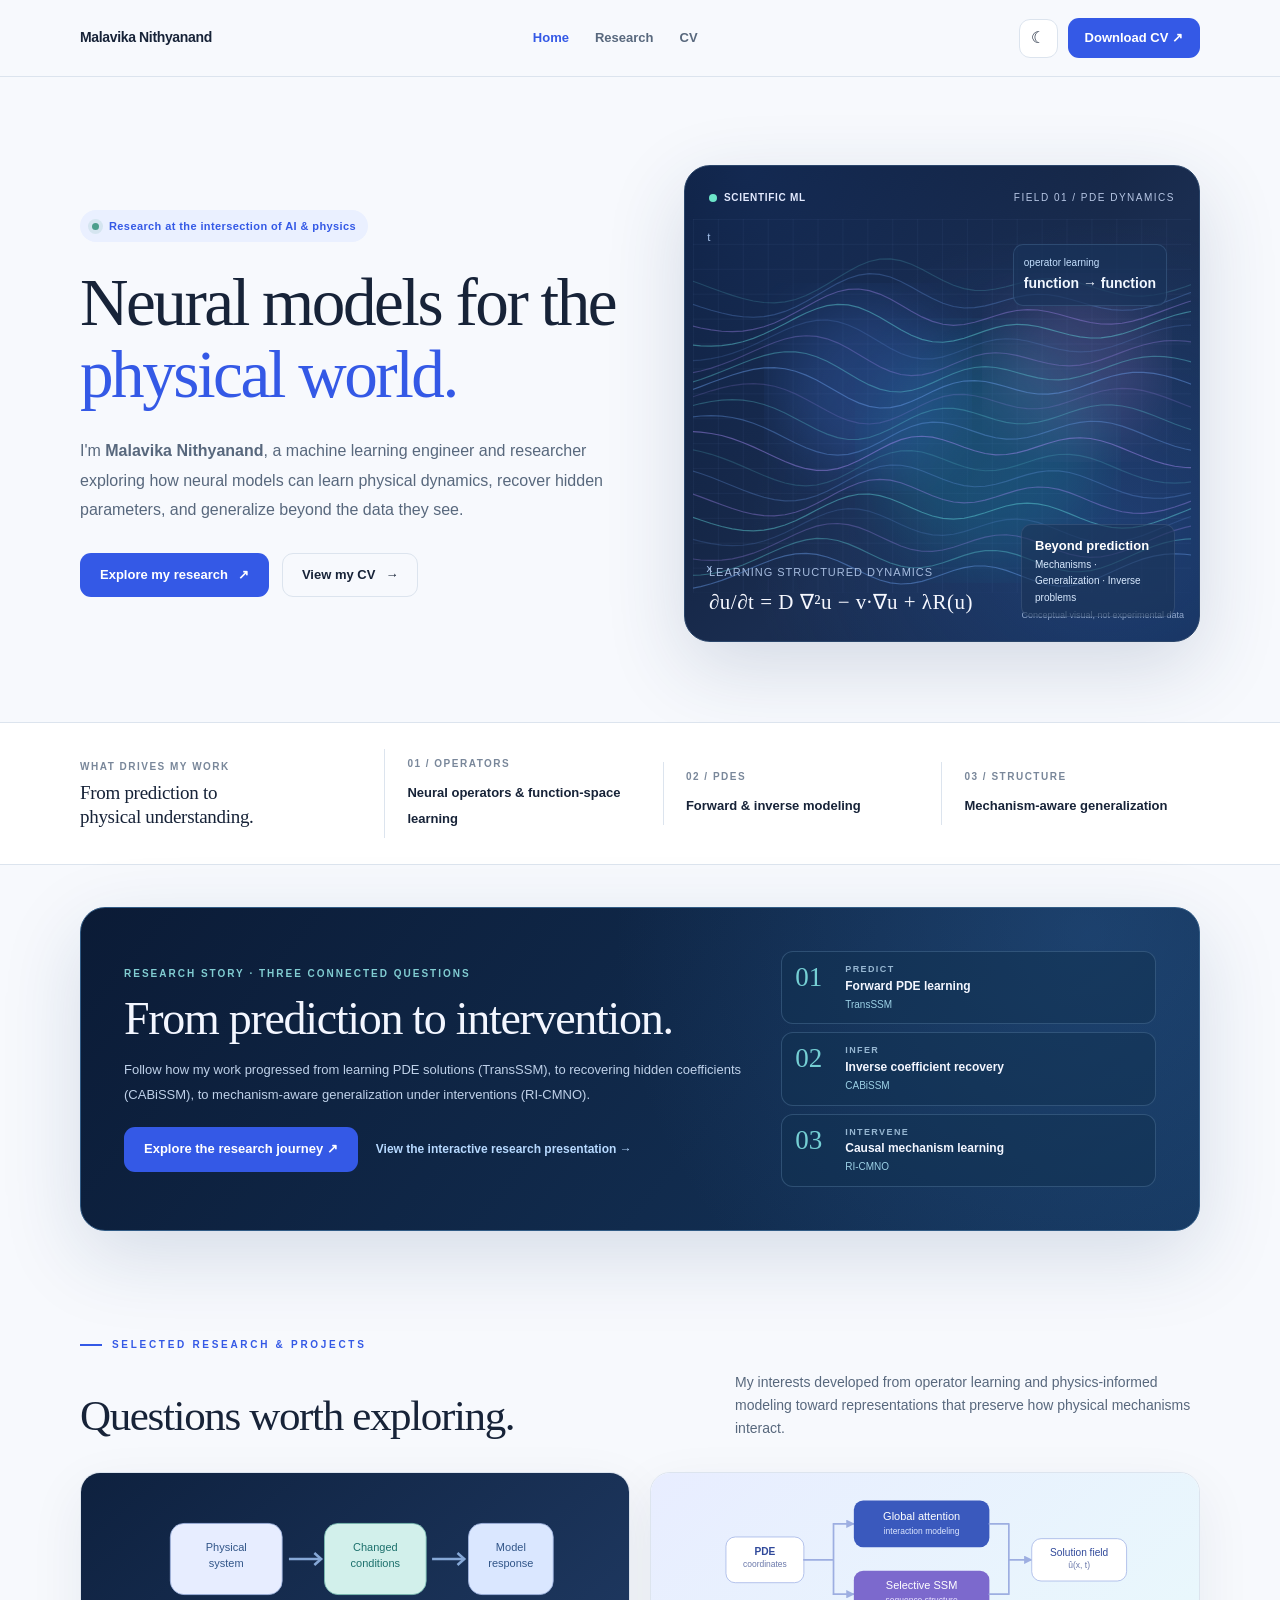
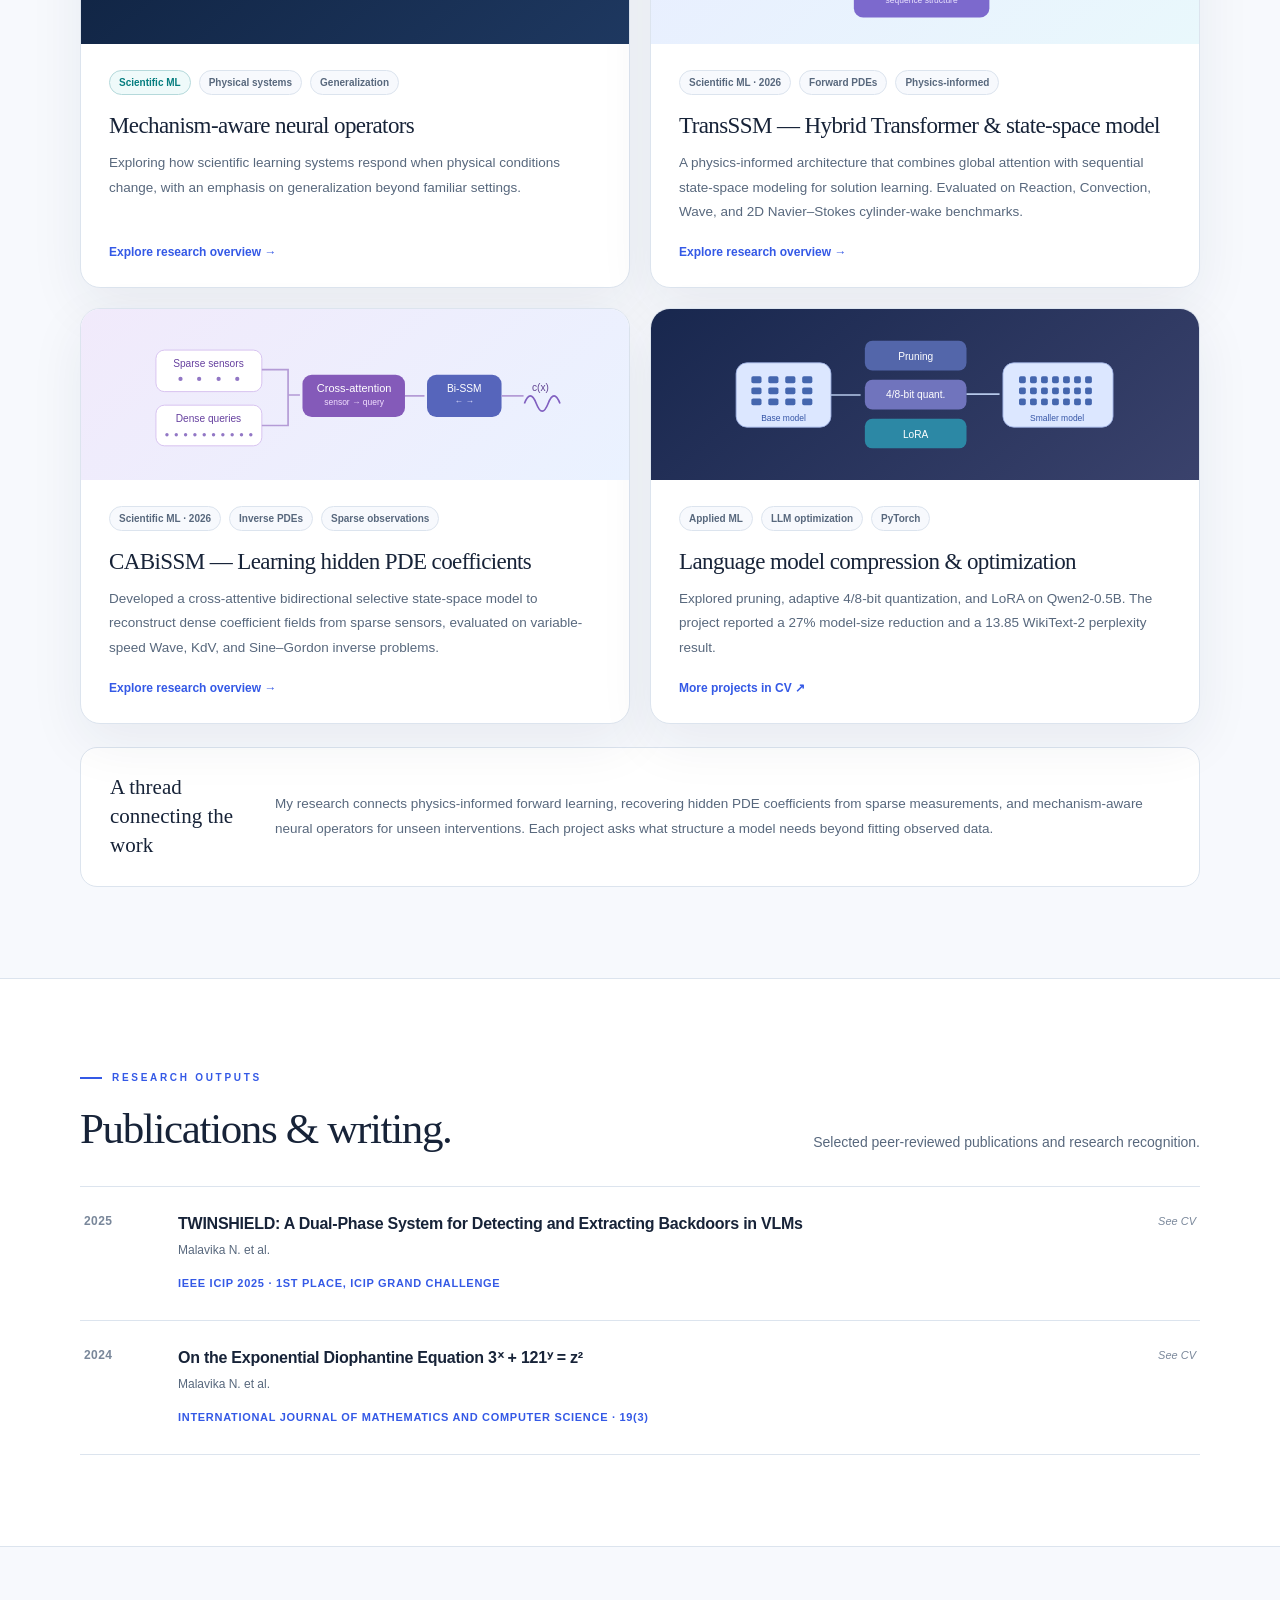
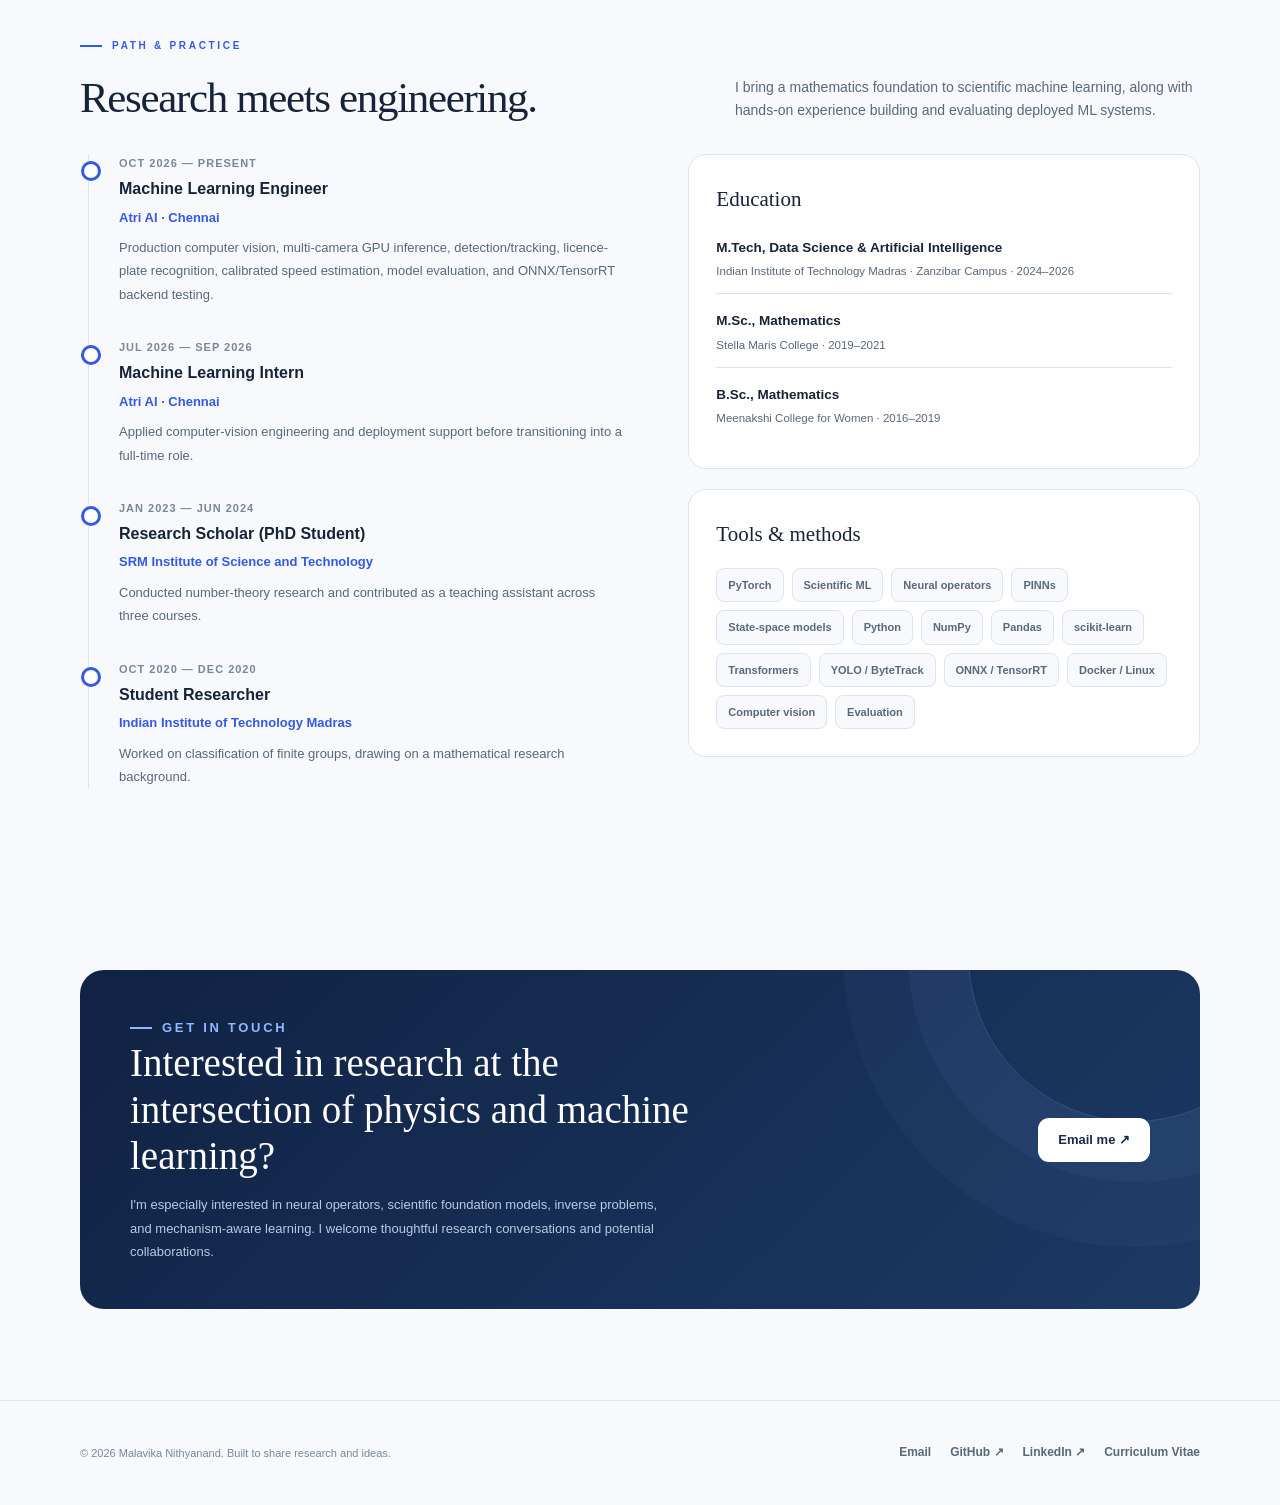
<file: index.html>
<!DOCTYPE html>

<html lang="en"><head><title>Malavika Nithyanand — Academic Portfolio</title><meta charset="utf-8"/><meta content="width=device-width, initial-scale=1" name="viewport"/><meta content="#f7f9fd" name="theme-color"/><meta content="Malavika Nithyanand — research in scientific machine learning, neural operators, physics-informed learning and machine learning engineering." name="description"/><meta content="website" property="og:type"/><meta content="Malavika Nithyanand | Academic Portfolio" property="og:title"/><meta content="Exploring neural operators, PDE learning, and mechanism-aware AI." property="og:description"/><link href="assets/images/favicon.svg" rel="icon" type="image/svg+xml"/><link href="assets/style.css" rel="stylesheet"/><script defer="" src="assets/main.js"></script></head><body><a class="skip" href="#main">Skip to content</a><header class="topbar"><div class="container topbar-inner"><a aria-label="Malavika Nithyanand — home" class="brand" href="index.html"><span class="brand-type">Malavika Nithyanand</span></a><nav aria-label="Main navigation" class="site-nav" id="site-nav"><a aria-current="page" class="active" href="index.html">Home</a><a href="research.html">Research</a><a href="cv.html">CV</a></nav><div class="nav-right"><button aria-label="Use dark appearance" class="theme-button" id="theme-toggle" type="button">☾</button><a class="button button-small" download="" href="assets/docs/Malavika_Nithyanand_CV.pdf">Download CV ↗</a><button aria-controls="site-nav" aria-expanded="false" aria-label="Open navigation" class="menu-button" id="menu-toggle" type="button">☰</button></div></div></header><main id="main">
<section aria-labelledby="hero-title" class="hero"><div class="container"><div><span class="hero-kicker"><span class="dot"></span>Research at the intersection of AI &amp; physics</span><h1 id="hero-title">Neural models for the <em>physical world.</em></h1><p class="hero-desc">I'm <strong>Malavika Nithyanand</strong>, a machine learning engineer and researcher exploring how neural models can learn physical dynamics, recover hidden parameters, and generalize beyond the data they see.</p><div class="hero-actions"><a class="button" href="research.html">Explore my research <span aria-hidden="true">↗</span></a><a class="button button-outline" href="cv.html">View my CV <span aria-hidden="true">→</span></a></div></div><div aria-label="Abstract visualization of a changing partial differential equation solution field" class="hero-art"><div class="contours"><svg aria-hidden="true" preserveaspectratio="xMidYMid meet" viewbox="0 0 520 390" xmlns="http://www.w3.org/2000/svg"><defs><filter id="glow"><fegaussianblur stddeviation="29"></fegaussianblur></filter><pattern height="26" id="grid" patternunits="userSpaceOnUse" width="26"><path d="M26 0 L0 0 0 26" fill="none" stroke="#6592c4" stroke-opacity=".17" stroke-width=".8"></path></pattern></defs><rect fill="url(#grid)" height="390" width="520" x="0" y="0"></rect><circle cx="401" cy="155" fill="#e9a0fc" filter="url(#glow)" opacity="0.13" r="82"></circle><circle cx="308" cy="242" fill="#07c0c7" filter="url(#glow)" opacity="0.16" r="115"></circle><circle cx="183" cy="175" fill="#4780eb" filter="url(#glow)" opacity="0.22" r="90"></circle><polyline fill="none" opacity="0.18" points="-25,56.7 -14,60.2 -3,63.9 8,67.9 19,72.0 30,76.0 41,79.7 52,83.0 63,85.6 74,87.2 85,87.6 96,86.5 107,84.0 118,79.9 129,74.5 140,68.2 151,61.4 162,54.7 173,48.9 184,44.4 195,41.9 206,41.6 217,43.5 228,47.3 239,52.5 250,58.4 261,64.2 272,69.1 283,72.7 294,74.5 305,74.6 316,73.1 327,70.7 338,67.7 349,65.0 360,63.0 371,62.2 382,62.6 393,64.3 404,67.0 415,70.3 426,73.7 437,76.8 448,79.1 459,80.4 470,80.5 481,79.4 492,77.3 503,74.3 514,70.7 525,66.7 536,62.7" stroke="#65dfe1" stroke-width="1.2"></polyline><polyline fill="none" opacity="0.27" points="-25,80.7 -14,84.5 -3,88.2 8,91.9 19,95.3 30,98.2 41,100.6 52,102.1 63,102.6 74,101.9 85,99.8 96,96.5 107,91.8 118,86.1 129,79.8 140,73.3 151,67.2 162,62.1 173,58.6 184,57.1 195,57.8 206,60.6 217,65.2 228,71.0 239,77.2 250,83.1 261,88.0 272,91.4 283,92.9 294,92.5 305,90.7 316,87.8 327,84.6 338,81.6 349,79.5 360,78.6 371,79.1 382,80.8 393,83.5 404,86.7 415,89.9 426,92.7 437,94.6 448,95.3 459,94.9 470,93.2 481,90.5 492,87.0 503,83.0 514,78.9 525,74.8 536,71.1" stroke="#6ea3f2" stroke-width="1.2"></polyline><polyline fill="none" opacity="0.35" points="-25,104.7 -14,108.1 -3,111.2 8,113.8 19,115.8 30,117.2 41,117.6 52,117.0 63,115.3 74,112.5 85,108.5 96,103.4 107,97.7 118,91.5 129,85.5 140,80.1 151,76.0 162,73.5 173,73.1 184,74.8 195,78.4 206,83.6 217,89.9 228,96.3 239,102.2 250,106.9 261,109.9 272,111.0 283,110.2 294,107.8 305,104.5 316,101.0 327,97.8 338,95.5 349,94.6 360,95.0 371,96.8 382,99.5 393,102.6 404,105.6 415,108.1 426,109.6 437,109.8 448,108.8 459,106.6 470,103.5 481,99.6 492,95.4 503,91.3 514,87.4 525,84.1 536,81.4" stroke="#b18fff" stroke-width="1.2"></polyline><polyline fill="none" opacity="0.43" points="-25,127.3 -14,129.6 -3,131.4 8,132.4 19,132.7 30,132.2 41,130.6 52,128.1 63,124.6 74,120.1 85,114.9 96,109.3 107,103.5 118,98.2 129,93.7 140,90.5 151,89.1 162,89.7 173,92.3 184,96.8 195,102.6 206,109.1 217,115.6 228,121.4 239,125.7 250,128.2 261,128.7 272,127.3 283,124.5 294,120.7 305,116.8 316,113.4 327,111.0 338,110.0 349,110.5 360,112.3 371,115.0 382,118.0 393,120.9 404,123.1 415,124.2 426,124.1 437,122.6 448,120.0 459,116.5 470,112.4 481,108.1 492,104.1 503,100.5 514,97.7 525,95.7 536,94.7" stroke="#65dfe1" stroke-width="1.2"></polyline><polyline fill="none" opacity="0.18" points="-25,147.1 -14,147.9 -3,148.0 8,147.3 19,145.8 30,143.5 41,140.3 52,136.2 63,131.6 74,126.4 85,121.1 96,115.9 107,111.4 118,107.9 129,105.8 140,105.5 151,107.1 162,110.6 173,115.6 184,121.8 195,128.5 206,134.9 217,140.4 228,144.2 239,146.1 250,146.0 261,144.0 272,140.5 283,136.3 294,132.1 305,128.4 316,126.0 327,125.0 338,125.6 349,127.4 360,130.2 371,133.2 382,136.0 393,137.9 404,138.8 415,138.2 426,136.4 437,133.4 448,129.7 459,125.5 470,121.3 481,117.5 492,114.3 503,112.1 514,110.9 525,110.7 536,111.5" stroke="#6ea3f2" stroke-width="1.2"></polyline><polyline fill="none" opacity="0.27" points="-25,163.5 -14,162.6 -3,161.0 8,158.7 19,155.7 30,152.0 41,147.7 52,143.0 63,138.1 74,133.3 85,128.9 96,125.3 107,122.8 118,121.9 129,122.6 140,125.1 151,129.3 162,134.9 173,141.4 184,148.0 195,154.2 206,159.1 217,162.4 228,163.6 239,162.8 250,160.1 261,156.1 272,151.4 283,146.9 294,143.1 305,140.6 316,139.7 327,140.4 338,142.4 349,145.2 360,148.2 371,150.9 382,152.7 393,153.3 404,152.5 415,150.3 426,147.1 437,143.2 448,139.0 459,135.0 470,131.5 481,128.9 492,127.3 503,126.9 514,127.5 525,129.1 536,131.6" stroke="#b18fff" stroke-width="1.2"></polyline><polyline fill="none" opacity="0.35" points="-25,176.3 -14,173.9 -3,171.0 8,167.5 19,163.5 30,159.2 41,154.7 52,150.3 63,146.1 74,142.6 85,140.0 96,138.6 107,138.7 118,140.4 129,143.8 140,148.6 151,154.5 162,161.0 173,167.5 184,173.2 195,177.6 206,180.1 217,180.6 228,179.0 239,175.6 250,171.1 261,166.0 272,161.3 283,157.4 294,155.0 305,154.2 316,155.1 327,157.2 338,160.2 349,163.3 360,165.9 371,167.6 382,168.0 393,166.9 404,164.5 415,161.2 426,157.2 437,153.1 448,149.3 459,146.2 470,144.2 481,143.3 492,143.7 503,145.1 514,147.5 525,150.7 536,154.3" stroke="#65dfe1" stroke-width="1.2"></polyline><polyline fill="none" opacity="0.43" points="-25,186.2 -14,182.8 -3,179.0 8,175.0 19,170.8 30,166.8 41,162.9 52,159.6 63,157.0 74,155.5 85,155.2 96,156.3 107,158.9 118,163.0 129,168.2 140,174.3 151,180.7 162,186.8 173,192.0 184,195.6 195,197.3 206,197.0 217,194.6 228,190.6 239,185.6 250,180.2 261,175.3 272,171.5 283,169.2 294,168.7 305,169.7 316,172.1 327,175.2 338,178.4 349,181.1 360,182.7 371,182.9 382,181.6 393,179.1 404,175.6 415,171.6 426,167.7 437,164.2 448,161.7 459,160.2 470,160.1 481,161.2 492,163.4 503,166.4 514,170.2 525,174.2 536,178.3" stroke="#6ea3f2" stroke-width="1.2"></polyline><polyline fill="none" opacity="0.18" points="-25,194.3 -14,190.5 -3,186.6 8,182.9 19,179.4 30,176.3 41,173.9 52,172.4 63,171.9 74,172.6 85,174.6 96,178.0 107,182.6 118,188.1 129,194.2 140,200.3 151,205.9 162,210.3 173,213.1 184,214.0 195,212.8 206,209.7 217,205.1 228,199.7 239,194.1 250,189.2 261,185.5 272,183.4 283,183.1 294,184.5 305,187.2 316,190.5 327,193.8 338,196.5 349,198.0 360,198.1 371,196.8 382,194.1 393,190.5 404,186.6 415,182.9 426,179.8 437,177.7 448,176.9 459,177.4 470,179.2 481,182.1 492,185.7 503,189.9 514,194.2 525,198.3 536,202.2" stroke="#b18fff" stroke-width="1.2"></polyline><polyline fill="none" opacity="0.27" points="-25,202.2 -14,198.7 -3,195.5 8,192.7 19,190.6 30,189.1 41,188.6 52,189.1 63,190.8 74,193.7 85,197.6 96,202.6 107,208.2 118,214.1 129,219.7 140,224.6 151,228.3 162,230.2 173,230.1 184,228.1 195,224.3 206,219.2 217,213.5 228,207.8 239,202.9 250,199.4 261,197.7 272,197.8 283,199.5 294,202.5 305,206.1 316,209.6 327,212.3 338,213.8 349,213.7 360,212.2 371,209.5 382,205.9 393,202.1 404,198.5 415,195.8 426,194.2 437,194.0 448,195.2 459,197.6 470,201.1 481,205.2 492,209.6 503,214.0 514,218.0 525,221.5 536,224.3" stroke="#65dfe1" stroke-width="1.2"></polyline><polyline fill="none" opacity="0.35" points="-25,211.4 -14,208.9 -3,207.0 8,205.7 19,205.3 30,205.8 41,207.3 52,209.7 63,213.2 74,217.7 85,222.8 96,228.3 107,233.8 118,238.8 129,242.9 140,245.6 151,246.6 162,245.7 173,242.9 184,238.5 195,233.0 206,227.0 217,221.3 228,216.6 239,213.4 250,212.1 261,212.6 272,214.8 283,218.2 294,222.0 305,225.6 316,228.4 327,229.8 338,229.7 349,228.1 360,225.2 371,221.7 382,217.9 393,214.6 404,212.3 415,211.2 426,211.5 437,213.3 448,216.3 459,220.2 470,224.6 481,229.1 492,233.4 503,237.2 514,240.2 525,242.3 536,243.5" stroke="#6ea3f2" stroke-width="1.2"></polyline><polyline fill="none" opacity="0.43" points="-25,223.2 -14,222.2 -3,221.9 8,222.5 19,223.9 30,226.1 41,229.3 52,233.3 63,237.9 74,243.0 85,248.2 96,253.2 107,257.5 118,260.7 129,262.4 140,262.5 151,260.6 162,257.1 173,252.2 184,246.4 195,240.3 206,234.8 217,230.4 228,227.6 239,226.8 250,227.8 261,230.5 272,234.2 283,238.3 294,242.0 305,244.8 316,246.2 327,245.9 338,244.2 349,241.3 360,237.7 371,234.1 382,231.0 393,229.0 404,228.4 415,229.2 426,231.5 437,235.0 448,239.2 459,243.8 470,248.3 481,252.4 492,255.7 503,258.1 514,259.5 525,259.8 536,259.1" stroke="#b18fff" stroke-width="1.2"></polyline><polyline fill="none" opacity="0.18" points="-25,238.4 -14,239.1 -3,240.5 8,242.7 19,245.7 30,249.4 41,253.6 52,258.3 63,263.1 74,267.9 85,272.1 96,275.6 107,277.8 118,278.6 129,277.7 140,275.0 151,270.9 162,265.5 173,259.5 184,253.6 195,248.3 206,244.3 217,242.1 228,241.8 239,243.3 250,246.5 261,250.5 272,254.9 283,258.7 294,261.5 305,262.8 316,262.4 327,260.5 338,257.5 349,253.9 360,250.4 371,247.6 382,245.9 393,245.7 404,247.0 415,249.7 426,253.5 437,258.0 448,262.7 459,267.0 470,270.8 481,273.6 492,275.3 503,275.8 514,275.3 525,273.7 536,271.3" stroke="#65dfe1" stroke-width="1.2"></polyline><polyline fill="none" opacity="0.27" points="-25,257.2 -14,259.4 -3,262.3 8,265.7 19,269.7 30,274.0 41,278.5 52,282.9 63,287.0 74,290.5 85,293.0 96,294.3 107,294.0 118,292.2 129,288.9 140,284.2 151,278.5 162,272.5 173,266.8 184,261.9 195,258.4 206,256.8 217,257.1 228,259.2 239,262.8 250,267.2 261,271.7 272,275.7 283,278.4 294,279.6 305,279.0 316,277.0 327,273.9 338,270.3 349,266.9 360,264.3 371,262.9 382,263.0 393,264.7 404,267.8 415,271.9 426,276.5 437,281.1 448,285.2 459,288.5 470,290.7 481,291.6 492,291.4 503,289.9 514,287.5 525,284.4 536,280.7" stroke="#6ea3f2" stroke-width="1.2"></polyline><polyline fill="none" opacity="0.35" points="-25,279.0 -14,282.3 -3,286.1 8,290.1 19,294.3 30,298.4 41,302.3 52,305.6 63,308.2 74,309.7 85,309.9 96,308.8 107,306.2 118,302.2 129,297.1 140,291.3 151,285.4 162,280.0 173,275.6 184,272.8 195,271.8 206,272.7 217,275.4 228,279.5 239,284.2 250,288.9 261,292.8 272,295.5 283,296.4 294,295.7 305,293.5 316,290.3 327,286.7 338,283.3 349,280.9 360,279.8 371,280.3 382,282.3 393,285.7 404,289.9 415,294.6 426,299.0 437,302.8 448,305.6 459,307.1 470,307.3 481,306.1 492,303.9 503,300.7 514,296.9 525,292.8 536,288.6" stroke="#b18fff" stroke-width="1.2"></polyline><polyline fill="none" opacity="0.43" points="-25,302.7 -14,306.5 -3,310.4 8,314.3 19,317.9 30,321.0 41,323.5 52,325.1 63,325.6 74,324.8 85,322.8 96,319.5 107,315.0 118,309.7 129,303.9 140,298.3 151,293.3 162,289.6 173,287.4 184,287.1 195,288.8 206,292.0 217,296.5 228,301.4 239,306.2 250,310.1 261,312.6 272,313.4 283,312.4 294,310.0 305,306.7 316,303.0 327,299.7 338,297.5 349,296.6 360,297.4 371,299.7 382,303.3 393,307.6 404,312.2 415,316.4 426,319.8 437,322.0 448,322.8 459,322.2 470,320.3 481,317.2 492,313.4 503,309.2 514,304.8 525,300.5 536,296.5" stroke="#65dfe1" stroke-width="1.2"></polyline><polyline fill="none" opacity="0.18" points="-25,326.8 -14,330.4 -3,333.8 8,336.6 19,338.9 30,340.5 41,341.1 52,340.6 63,339.0 74,336.2 85,332.3 96,327.5 107,322.1 118,316.5 129,311.3 140,306.9 151,303.8 162,302.4 173,302.9 184,305.2 195,309.0 206,313.8 217,318.9 228,323.7 239,327.5 250,329.8 261,330.3 272,329.1 283,326.4 294,322.9 305,319.2 316,316.0 327,313.9 338,313.3 349,314.3 360,316.8 371,320.6 382,325.0 393,329.4 404,333.4 415,336.3 426,337.9 437,338.0 448,336.6 459,333.9 470,330.3 481,325.9 492,321.3 503,316.8 514,312.6 525,308.9 536,306.0" stroke="#6ea3f2" stroke-width="1.2"></polyline><polyline fill="none" opacity="0.27" points="-25,349.9 -14,352.5 -3,354.6 8,356.0 19,356.5 30,356.2 41,354.8 52,352.3 63,348.9 74,344.6 85,339.6 96,334.3 107,329.1 118,324.4 129,320.7 140,318.4 151,317.9 162,319.1 173,322.0 184,326.3 195,331.4 206,336.6 217,341.4 228,345.0 239,346.9 250,347.1 261,345.6 272,342.7 283,339.1 294,335.3 305,332.1 316,330.2 327,329.7 338,331.0 349,333.7 360,337.6 371,342.0 382,346.3 393,349.9 404,352.3 415,353.3 426,352.7 437,350.6 448,347.3 459,343.0 470,338.3 481,333.5 492,329.0 503,325.1 514,322.0 525,319.7 536,318.4" stroke="#b18fff" stroke-width="1.2"></polyline><polyline fill="none" opacity="0.35" points="-25,370.4 -14,371.6 -3,372.1 8,371.7 19,370.4 30,368.2 41,365.1 52,361.2 63,356.6 74,351.7 85,346.6 96,341.9 107,337.9 118,335.0 129,333.5 140,333.8 151,335.7 162,339.2 173,343.9 184,349.2 195,354.5 206,359.1 217,362.4 228,364.1 239,363.9 250,362.0 261,358.9 272,355.1 283,351.2 294,348.1 305,346.3 316,346.1 327,347.5 338,350.4 349,354.4 360,358.7 371,362.8 382,366.0 393,368.0 404,368.3 415,367.1 426,364.4 437,360.4 448,355.8 459,350.8 470,346.0 481,341.7 492,338.2 503,335.7 514,334.2 525,333.8 536,334.3" stroke="#65dfe1" stroke-width="1.2"></polyline><polyline fill="none" opacity="0.43" points="-25,387.7 -14,387.2 -3,385.9 8,383.8 19,380.9 30,377.3 41,373.1 52,368.5 63,363.7 74,359.1 85,355.0 96,351.7 107,349.7 118,349.1 129,350.2 140,352.9 151,356.9 162,361.9 173,367.3 184,372.5 195,376.9 206,379.9 217,381.1 228,380.5 239,378.3 250,374.9 261,370.9 272,367.0 283,364.0 294,362.3 305,362.3 316,363.9 327,366.9 338,370.9 349,375.1 360,379.0 371,381.9 382,383.3 393,383.1 404,381.3 415,378.0 426,373.6 437,368.6 448,363.6 459,358.9 470,354.9 481,352.0 492,350.2 503,349.5 514,350.0 525,351.5 536,353.9" stroke="#6ea3f2" stroke-width="1.2"></polyline><text class="plot-label" x="14" y="369">x</text><text class="plot-label" x="15" y="23">t</text></svg></div><div class="art-inner"><div class="art-top"><strong>Scientific ML</strong><span>FIELD 01 / PDE DYNAMICS</span></div><div class="mini-chart">operator learning<br/><strong style="color:#f1f7ff;font-size:14px">function → function</strong></div><div class="art-bottom"><div><div class="art-sub">Learning structured dynamics</div><div class="equation">∂u/∂t = D ∇²u − v·∇u + λR(u)</div></div><div class="art-chip"><b>Beyond prediction</b>Mechanisms · Generalization · Inverse problems</div></div></div><span class="hero-note">Conceptual visual, not experimental data</span></div></div></section>
<section aria-label="Research interests" class="strip"><div class="container strip-inner"><div class="strip-item"><div class="strip-label">What drives my work</div><div class="strip-intro">From prediction to<br/>physical understanding.</div></div><div class="strip-item"><div class="strip-label">01 / Operators</div><strong>Neural operators &amp; function-space learning</strong></div><div class="strip-item"><div class="strip-label">02 / PDEs</div><strong>Forward &amp; inverse modeling</strong></div><div class="strip-item"><div class="strip-label">03 / Structure</div><strong>Mechanism-aware generalization</strong></div></div></section><section aria-labelledby="story-home-title" class="story-home-promo"><div class="container"><div class="story-home-card"><div><p class="story-promo-eyebrow">RESEARCH STORY · THREE CONNECTED QUESTIONS</p><h2 id="story-home-title">From prediction to intervention.</h2><p>Follow how my work progressed from learning PDE solutions (TransSSM), to recovering hidden coefficients (CABiSSM), to mechanism-aware generalization under interventions (RI-CMNO).</p><div class="story-promo-buttons"><a class="button" href="research.html">Explore the research journey ↗</a><a class="story-promo-link" href="research.html">View the interactive research presentation →</a></div></div><div class="story-home-steps"><div><b>01</b><span>PREDICT</span><strong>Forward PDE learning</strong><small>TransSSM</small></div><div><b>02</b><span>INFER</span><strong>Inverse coefficient recovery</strong><small>CABiSSM</small></div><div><b>03</b><span>INTERVENE</span><strong>Causal mechanism learning</strong><small>RI-CMNO</small></div></div></div></div></section>
<section aria-labelledby="research-title" class="section" id="research"><div class="container"><p class="eyebrow">Selected research &amp; projects</p><div class="section-header"><h2 id="research-title">Questions worth exploring.</h2><p>My interests developed from operator learning and physics-informed modeling toward representations that preserve how physical mechanisms interact.</p></div><div class="research-grid">
<article class="research-card"><div class="research-visual visual-dark"><svg aria-label="Physical system under changing conditions" role="img" viewbox="0 0 500 170" xmlns="http://www.w3.org/2000/svg"><g font-family="Arial,sans-serif" text-anchor="middle"><rect fill="#e7edff" height="84" rx="16" stroke="#9fb3df" width="132" x="32" y="43"></rect><text fill="#315588" font-size="13" x="98" y="76">Physical</text><text fill="#315588" font-size="13" x="98" y="95">system</text><path d="M172 85 H209" stroke="#86a8d7" stroke-width="3"></path><path d="M202 78 L210 85 L202 92" fill="none" stroke="#86a8d7" stroke-width="3"></path><rect fill="#d2f0eb" height="84" rx="16" stroke="#7abdb2" width="120" x="214" y="43"></rect><text fill="#1c706c" font-size="13" x="274" y="76">Changed</text><text fill="#1c706c" font-size="13" x="274" y="95">conditions</text><path d="M341 85 H379" stroke="#86a8d7" stroke-width="3"></path><path d="M371 78 L379 85 L371 92" fill="none" stroke="#86a8d7" stroke-width="3"></path><rect fill="#dae7ff" height="84" rx="16" stroke="#9fb3df" width="100" x="384" y="43"></rect><text fill="#315588" font-size="13" x="434" y="76">Model</text><text fill="#315588" font-size="13" x="434" y="95">response</text></g></svg></div><div class="card-inner"><div class="research-tags"><span class="tag status">Scientific ML</span><span class="tag">Physical systems</span><span class="tag">Generalization</span></div><h3>Mechanism-aware neural operators</h3><p>Exploring how scientific learning systems respond when physical conditions change, with an emphasis on generalization beyond familiar settings.</p><div class="card-bottom"><a class="text-link" href="research.html#causal" rel="noopener noreferrer" target="_blank">Explore research overview →</a></div></div></article>
<article class="research-card"><div class="research-visual visual-light"><svg aria-label="Spatial tokens enter parallel attention and selective state space modeling branches" role="img" viewbox="0 0 500 170" xmlns="http://www.w3.org/2000/svg"><g font-family="Arial,sans-serif" text-anchor="middle"><rect fill="#fff" height="54" rx="11" stroke="#a8b8e8" width="92" x="15" y="59"></rect><text fill="#30499a" font-size="12" font-weight="bold" x="61" y="80">PDE</text><text fill="#6a78aa" font-size="10" x="61" y="94">coordinates</text><defs><marker id="diagram-flow-arrow" viewBox="0 0 8 8" refX="7.2" refY="4" markerWidth="5" markerHeight="5" orient="auto"><path d="M0 0 L8 4 L0 8 Z" fill="#9daee1"></path></marker></defs><path d="M107 86 H142 M142 43.5 V126.5" fill="none" stroke="#9daee1" stroke-width="2" stroke-linecap="round" stroke-linejoin="round"></path><path d="M142 43.5 H166" fill="none" stroke="#9daee1" stroke-width="2" stroke-linecap="round" marker-end="url(#diagram-flow-arrow)"></path><path d="M142 126.5 H166" fill="none" stroke="#9daee1" stroke-width="2" stroke-linecap="round" marker-end="url(#diagram-flow-arrow)"></path><rect fill="#3a59bd" height="55" rx="11" width="160" x="166" y="16"></rect><text fill="#fff" font-size="13" x="246" y="39">Global attention</text><text fill="#dce6ff" font-size="10" x="246" y="55">interaction modeling</text><rect fill="#7c69cd" height="55" rx="11" width="160" x="166" y="99"></rect><text fill="#fff" font-size="13" x="246" y="120">Selective SSM</text><text fill="#eae4ff" font-size="10" x="246" y="137">sequence structure</text><path d="M326 43.5 H349 M326 126.5 H349 M349 43.5 V126.5" fill="none" stroke="#9daee1" stroke-width="2" stroke-linecap="round" stroke-linejoin="round"></path><path d="M349 86 H376" fill="none" stroke="#9daee1" stroke-width="2" stroke-linecap="round" marker-end="url(#diagram-flow-arrow)"></path><rect fill="#fff" height="50" rx="11" stroke="#a8b8e8" width="112" x="376" y="61"></rect><text fill="#30499a" font-size="12" x="432" y="81">Solution field</text><text fill="#6a78aa" font-size="10" x="432" y="96">û(x, t)</text></g></svg></div><div class="card-inner"><div class="research-tags"><span class="tag">Scientific ML · 2026</span><span class="tag">Forward PDEs</span><span class="tag">Physics-informed</span></div><h3>TransSSM — Hybrid Transformer &amp; state-space model</h3><p>A physics-informed architecture that combines global attention with sequential state-space modeling for solution learning. Evaluated on Reaction, Convection, Wave, and 2D Navier–Stokes cylinder-wake benchmarks.</p><div class="card-bottom"><a class="text-link" href="research.html#forward" rel="noopener noreferrer" target="_blank">Explore research overview →</a></div></div></article>
<article class="research-card"><div class="research-visual visual-lavender"><svg aria-label="Sparse sensor observations inform dense coefficient queries through cross-attention and bidirectional state-space models" role="img" viewbox="0 0 500 170" xmlns="http://www.w3.org/2000/svg"><g font-family="Arial,sans-serif" text-anchor="middle"><rect fill="#ffffff" height="49" rx="10" stroke="#d2bbee" width="125" x="15" y="32"></rect><text fill="#66409f" font-size="12" x="77" y="52">Sparse sensors</text><g fill="#9277c5"><circle cx="44" cy="66" r="2.5"></circle><circle cx="66" cy="66" r="2.5"></circle><circle cx="89" cy="66" r="2.5"></circle><circle cx="111" cy="66" r="2.5"></circle></g><rect fill="#ffffff" height="48" rx="10" stroke="#d2bbee" width="125" x="15" y="97"></rect><text fill="#66409f" font-size="12" x="77" y="117">Dense queries</text><g fill="#9277c5"><circle cx="28" cy="132" r="2"></circle><circle cx="39" cy="132" r="2"></circle><circle cx="50" cy="132" r="2"></circle><circle cx="61" cy="132" r="2"></circle><circle cx="72" cy="132" r="2"></circle><circle cx="83" cy="132" r="2"></circle><circle cx="94" cy="132" r="2"></circle><circle cx="105" cy="132" r="2"></circle><circle cx="116" cy="132" r="2"></circle><circle cx="127" cy="132" r="2"></circle></g><path d="M140 55 L171 55 L171 85 L185 85 M140 121 L171 121 L171 85" fill="none" stroke="#b49bd6" stroke-width="2"></path><rect fill="#845ab9" height="50" rx="11" width="121" x="188" y="61"></rect><text fill="#fff" font-size="13" x="249" y="81">Cross-attention</text><text fill="#f1dfff" font-size="10" x="249" y="97">sensor → query</text><path d="M309 86 L332 86" stroke="#b49bd6" stroke-width="2"></path><rect fill="#5665bb" height="50" rx="11" width="88" x="335" y="61"></rect><text fill="#fff" font-size="12" x="379" y="81">Bi-SSM</text><text fill="#e8e7ff" font-size="10" x="379" y="96">← →</text><path d="M423 86 L449 86" stroke="#b49bd6" stroke-width="2"></path><text fill="#604291" font-size="12" x="469" y="80">c(x)</text><path d="M450 95 q7 -18 14 0 t14 0 t14 0" fill="none" stroke="#8160c0" stroke-width="2"></path></g></svg></div><div class="card-inner"><div class="research-tags"><span class="tag">Scientific ML · 2026</span><span class="tag">Inverse PDEs</span><span class="tag">Sparse observations</span></div><h3>CABiSSM — Learning hidden PDE coefficients</h3><p>Developed a cross-attentive bidirectional selective state-space model to reconstruct dense coefficient fields from sparse sensors, evaluated on variable-speed Wave, KdV, and Sine–Gordon inverse problems.</p><div class="card-bottom"><a class="text-link" href="research.html#inverse" rel="noopener noreferrer" target="_blank">Explore research overview →</a></div></div></article>
<article class="research-card"><div class="research-visual visual-indigo"><svg aria-label="Language model compression with pruning, low-bit quantization and LoRA" role="img" viewbox="0 0 500 170" xmlns="http://www.w3.org/2000/svg"><g font-family="Arial,sans-serif" text-anchor="middle"><rect fill="#dce7ff" height="76" rx="13" stroke="#9cafe1" width="112" x="27" y="47"></rect><g fill="#4466ae"><rect height="8" rx="2" width="12" x="45" y="63"></rect><rect height="8" rx="2" width="12" x="65" y="63"></rect><rect height="8" rx="2" width="12" x="85" y="63"></rect><rect height="8" rx="2" width="12" x="105" y="63"></rect><rect height="8" rx="2" width="12" x="45" y="76"></rect><rect height="8" rx="2" width="12" x="65" y="76"></rect><rect height="8" rx="2" width="12" x="85" y="76"></rect><rect height="8" rx="2" width="12" x="105" y="76"></rect><rect height="8" rx="2" width="12" x="45" y="89"></rect><rect height="8" rx="2" width="12" x="65" y="89"></rect><rect height="8" rx="2" width="12" x="85" y="89"></rect><rect height="8" rx="2" width="12" x="105" y="89"></rect></g><text fill="#3555a6" font-size="10" x="83" y="116">Base model</text><path d="M139 85 L174 85" stroke="#b6c8ea" stroke-width="2"></path><g><rect fill="#5366aa" height="35" rx="9" width="120" x="179" y="21"></rect><text fill="#fff" font-size="12" x="239" y="44">Pruning</text><rect fill="#7074bd" height="35" rx="9" width="120" x="179" y="67"></rect><text fill="#fff" font-size="12" x="239" y="89">4/8-bit quant.</text><rect fill="#2c88a5" height="35" rx="9" width="120" x="179" y="113"></rect><text fill="#fff" font-size="12" x="239" y="136">LoRA</text></g><path d="M299 84 L338 84" stroke="#b6c8ea" stroke-width="2"></path><rect fill="#dce7ff" height="76" rx="13" stroke="#9cafe1" width="130" x="342" y="47"></rect><g fill="#4466ae"><rect height="8" rx="2" width="8" x="361" y="63"></rect><rect height="8" rx="2" width="8" x="374" y="63"></rect><rect height="8" rx="2" width="8" x="387" y="63"></rect><rect height="8" rx="2" width="8" x="400" y="63"></rect><rect height="8" rx="2" width="8" x="413" y="63"></rect><rect height="8" rx="2" width="8" x="426" y="63"></rect><rect height="8" rx="2" width="8" x="439" y="63"></rect><rect height="8" rx="2" width="8" x="361" y="76"></rect><rect height="8" rx="2" width="8" x="374" y="76"></rect><rect height="8" rx="2" width="8" x="387" y="76"></rect><rect height="8" rx="2" width="8" x="400" y="76"></rect><rect height="8" rx="2" width="8" x="413" y="76"></rect><rect height="8" rx="2" width="8" x="426" y="76"></rect><rect height="8" rx="2" width="8" x="439" y="76"></rect><rect height="8" rx="2" width="8" x="361" y="89"></rect><rect height="8" rx="2" width="8" x="374" y="89"></rect><rect height="8" rx="2" width="8" x="387" y="89"></rect><rect height="8" rx="2" width="8" x="400" y="89"></rect><rect height="8" rx="2" width="8" x="413" y="89"></rect><rect height="8" rx="2" width="8" x="426" y="89"></rect><rect height="8" rx="2" width="8" x="439" y="89"></rect></g><text fill="#3555a6" font-size="10" x="406" y="116">Smaller model</text></g></svg></div><div class="card-inner"><div class="research-tags"><span class="tag">Applied ML</span><span class="tag">LLM optimization</span><span class="tag">PyTorch</span></div><h3>Language model compression &amp; optimization</h3><p>Explored pruning, adaptive 4/8-bit quantization, and LoRA on Qwen2-0.5B. The project reported a 27% model-size reduction and a 13.85 WikiText-2 perplexity result.</p><div class="card-bottom"><a class="text-link" href="cv.html#selected-projects">More projects in CV ↗</a></div></div></article>
</div><div class="narrative"><b>A thread connecting the work</b><p>My research connects physics-informed forward learning, recovering hidden PDE coefficients from sparse measurements, and mechanism-aware neural operators for unseen interventions. Each project asks what structure a model needs beyond fitting observed data.</p></div></div></section>
<section aria-labelledby="pub-title" class="section alt" id="publications"><div class="container"><p class="eyebrow">Research outputs</p><div class="section-header"><h2 id="pub-title">Publications &amp; writing.</h2><p>Selected peer-reviewed publications and research recognition.</p></div><div class="pub-list"><article class="pub-item"><div class="pub-year">2025</div><div><h3 class="pub-heading">TWINSHIELD: A Dual-Phase System for Detecting and Extracting Backdoors in VLMs</h3><p class="pub-authors">Malavika N. et al.</p><span class="pub-venue">IEEE ICIP 2025 · 1st Place, ICIP Grand Challenge</span></div><div class="pub-actions"><span>See CV</span></div></article><article class="pub-item"><div class="pub-year">2024</div><div><h3 class="pub-heading">On the Exponential Diophantine Equation 3ˣ + 121ʸ = z²</h3><p class="pub-authors">Malavika N. et al.</p><span class="pub-venue">International Journal of Mathematics and Computer Science · 19(3)</span></div><div class="pub-actions"><span>See CV</span></div></article></div></div></section>
<section aria-labelledby="exp-title" class="section" id="experience"><div class="container"><p class="eyebrow">Path &amp; practice</p><div class="section-header"><h2 id="exp-title">Research meets engineering.</h2><p>I bring a mathematics foundation to scientific machine learning, along with hands-on experience building and evaluating deployed ML systems.</p></div><div class="two-col"><div><div class="timeline"><div class="timeline-item"><div class="timeline-date">Oct 2026 — Present</div><div class="timeline-title">Machine Learning Engineer</div><div class="timeline-org">Atri AI · Chennai</div><p>Production computer vision, multi-camera GPU inference, detection/tracking, licence-plate recognition, calibrated speed estimation, model evaluation, and ONNX/TensorRT backend testing.</p></div><div class="timeline-item"><div class="timeline-date">Jul 2026 — Sep 2026</div><div class="timeline-title">Machine Learning Intern</div><div class="timeline-org">Atri AI · Chennai</div><p>Applied computer-vision engineering and deployment support before transitioning into a full-time role.</p></div><div class="timeline-item"><div class="timeline-date">Jan 2023 — Jun 2024</div><div class="timeline-title">Research Scholar (PhD Student)</div><div class="timeline-org">SRM Institute of Science and Technology</div><p>Conducted number-theory research and contributed as a teaching assistant across three courses.</p></div><div class="timeline-item"><div class="timeline-date">Oct 2020 — Dec 2020</div><div class="timeline-title">Student Researcher</div><div class="timeline-org">Indian Institute of Technology Madras</div><p>Worked on classification of finite groups, drawing on a mathematical research background.</p></div></div></div><div><div class="education-card"><h3>Education</h3><div class="education-item"><strong>M.Tech, Data Science &amp; Artificial Intelligence</strong><small>Indian Institute of Technology Madras · Zanzibar Campus · 2024–2026</small></div><div class="education-item"><strong>M.Sc., Mathematics</strong><small>Stella Maris College · 2019–2021</small></div><div class="education-item"><strong>B.Sc., Mathematics</strong><small>Meenakshi College for Women · 2016–2019</small></div></div><div class="education-card"><h3>Tools &amp; methods</h3><div class="skills"><span class="skill">PyTorch</span><span class="skill">Scientific ML</span><span class="skill">Neural operators</span><span class="skill">PINNs</span><span class="skill">State-space models</span><span class="skill">Python</span><span class="skill">NumPy</span><span class="skill">Pandas</span><span class="skill">scikit-learn</span><span class="skill">Transformers</span><span class="skill">YOLO / ByteTrack</span><span class="skill">ONNX / TensorRT</span><span class="skill">Docker / Linux</span><span class="skill">Computer vision</span><span class="skill">Evaluation</span></div></div></div></div></div></section>
<section aria-labelledby="contact-title" class="section" id="contact"><div class="container"><div class="callout"><div><p class="eyebrow" style="color:#8fb8ff">Get in touch</p><h2 id="contact-title">Interested in research at the intersection of physics and machine learning?</h2><p>I'm especially interested in neural operators, scientific foundation models, inverse problems, and mechanism-aware learning. I welcome thoughtful research conversations and potential collaborations.</p></div><a class="button" href="mailto:malavika.nidhi@gmail.com?subject=Research%20conversation">Email me ↗</a></div></div></section>
</main><footer class="footer"><div class="container footer-inner"><p>© <span data-year="">2026</span> Malavika Nithyanand. Built to share research and ideas.</p><div class="footer-links"><a href="mailto:malavika.nidhi@gmail.com">Email</a><a href="https://github.com/Lieu-ma" rel="noopener noreferrer" target="_blank">GitHub ↗</a><a href="https://www.linkedin.com/in/malavikan/" rel="noopener noreferrer" target="_blank">LinkedIn ↗</a><a href="cv.html">Curriculum Vitae</a></div></div></footer></body></html>
</file>
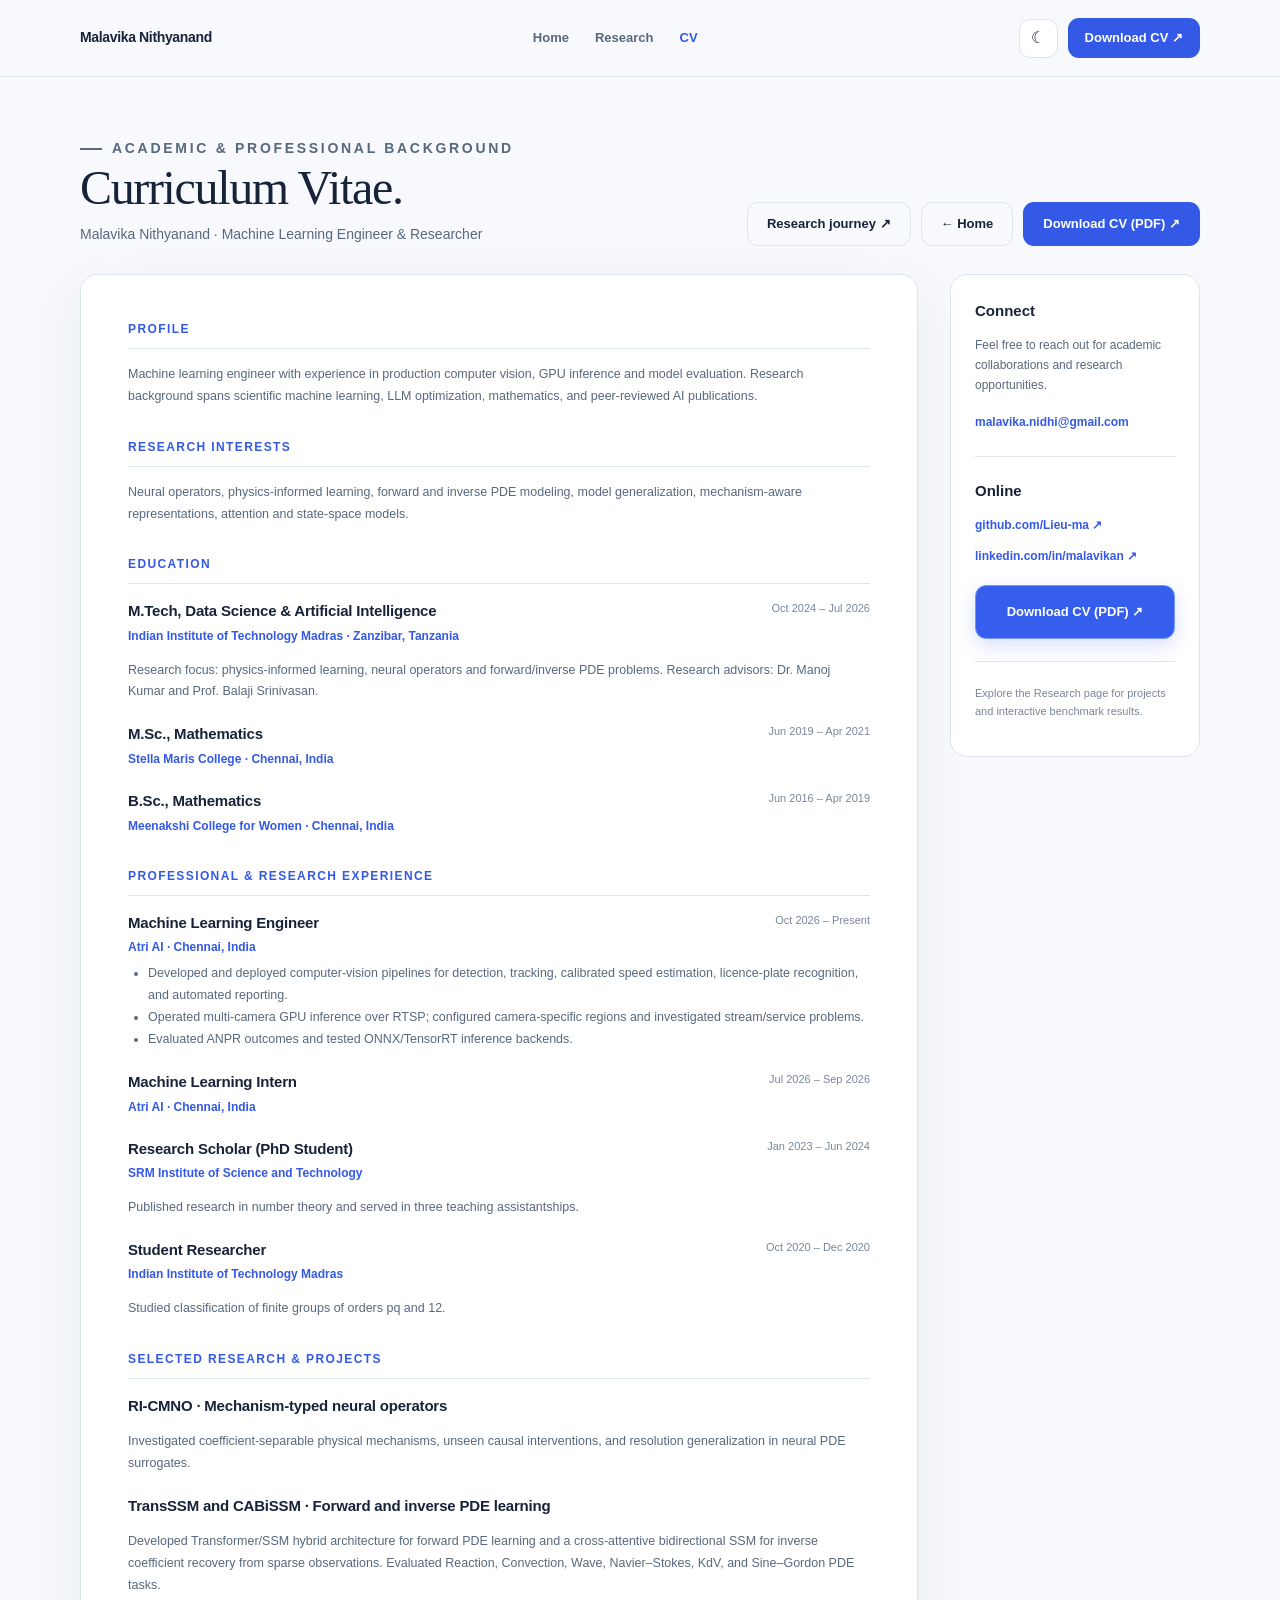
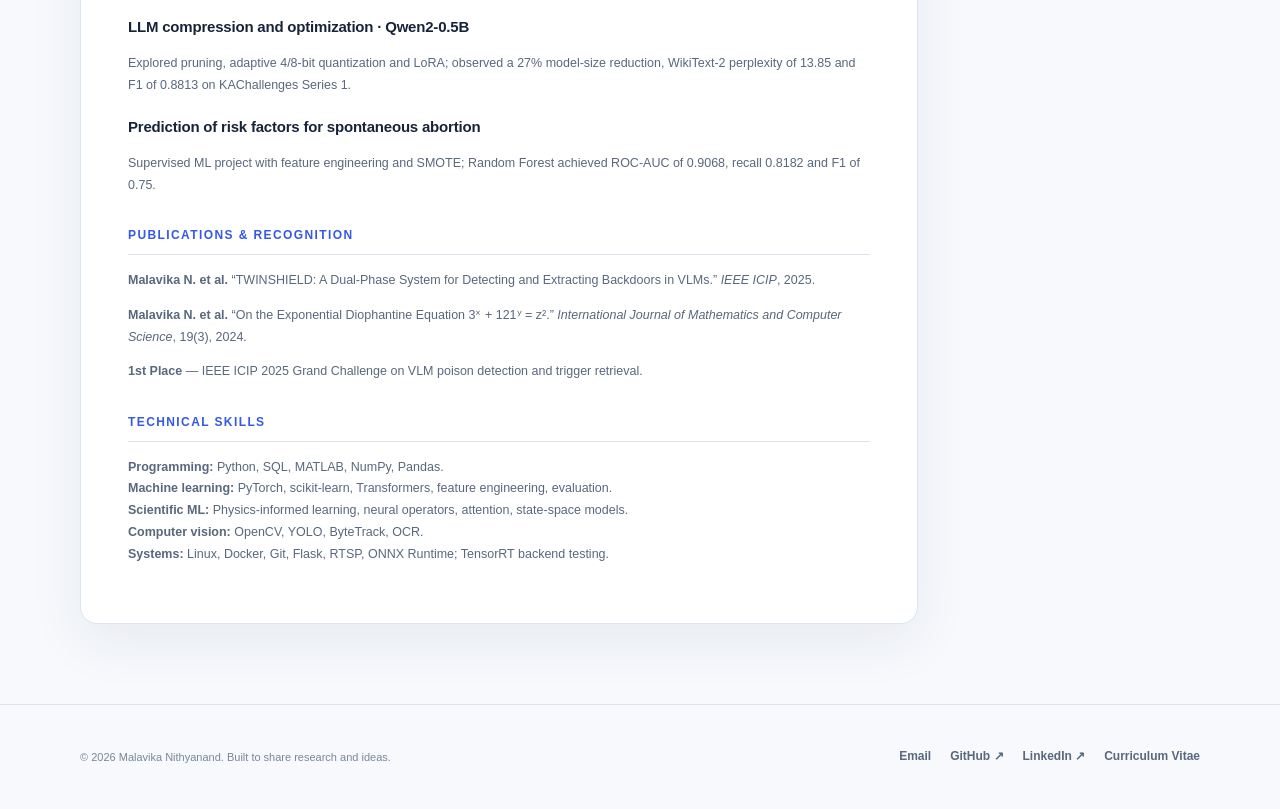
<file: cv.html>
<!DOCTYPE html>

<html lang="en"><head><title>Curriculum Vitae | Malavika Nithyanand</title><meta charset="utf-8"/><meta content="width=device-width, initial-scale=1" name="viewport"/><meta content="#f7f9fd" name="theme-color"/><meta content="Malavika Nithyanand — research in scientific machine learning, neural operators, physics-informed learning and machine learning engineering." name="description"/><meta content="website" property="og:type"/><meta content="Malavika Nithyanand | Academic Portfolio" property="og:title"/><meta content="Exploring neural operators, PDE learning, and mechanism-aware AI." property="og:description"/><link href="assets/images/favicon.svg" rel="icon" type="image/svg+xml"/><link href="assets/style.css" rel="stylesheet"/><script defer="" src="assets/main.js"></script></head><body><a class="skip" href="#main">Skip to content</a><header class="topbar"><div class="container topbar-inner"><a aria-label="Malavika Nithyanand — home" class="brand" href="index.html"><span class="brand-type">Malavika Nithyanand</span></a><nav aria-label="Main navigation" class="site-nav" id="site-nav"><a href="index.html">Home</a><a href="research.html">Research</a><a aria-current="page" class="active" href="cv.html">CV</a></nav><div class="nav-right"><button aria-label="Use dark appearance" class="theme-button" id="theme-toggle" type="button">☾</button><a class="button button-small" download="" href="assets/docs/Malavika_Nithyanand_CV.pdf">Download CV ↗</a><button aria-controls="site-nav" aria-expanded="false" aria-label="Open navigation" class="menu-button" id="menu-toggle" type="button">☰</button></div></div></header><main id="main"><section class="cv-hero"><div class="container cv-topline"><div class="cv-header"><p class="eyebrow">Academic &amp; professional background</p><h1>Curriculum Vitae.</h1><p>Malavika Nithyanand · Machine Learning Engineer &amp; Researcher</p></div><div class="cv-toolbox"><a class="button button-outline" href="research.html">Research journey ↗</a><a class="button button-outline" href="index.html">← Home</a><a class="button" download="" href="assets/docs/Malavika_Nithyanand_CV.pdf">Download CV (PDF) ↗</a></div></div></section><div class="container cv-layout"><article class="cv-paper">
<h2>Profile</h2><p>Machine learning engineer with experience in production computer vision, GPU inference and model evaluation. Research background spans scientific machine learning, LLM optimization, mathematics, and peer-reviewed AI publications.</p>
<h2>Research interests</h2><p>Neural operators, physics-informed learning, forward and inverse PDE modeling, model generalization, mechanism-aware representations, attention and state-space models.</p>
<h2>Education</h2><div class="cv-entry"><div class="cv-entry-head"><h3>M.Tech, Data Science &amp; Artificial Intelligence</h3><small>Oct 2024 – Jul 2026</small></div><p class="secondary">Indian Institute of Technology Madras · Zanzibar, Tanzania</p><p>Research focus: physics-informed learning, neural operators and forward/inverse PDE problems. Research advisors: Dr. Manoj Kumar and Prof. Balaji Srinivasan.</p></div><div class="cv-entry"><div class="cv-entry-head"><h3>M.Sc., Mathematics</h3><small>Jun 2019 – Apr 2021</small></div><p class="secondary">Stella Maris College · Chennai, India</p></div><div class="cv-entry"><div class="cv-entry-head"><h3>B.Sc., Mathematics</h3><small>Jun 2016 – Apr 2019</small></div><p class="secondary">Meenakshi College for Women · Chennai, India</p></div>
<h2>Professional &amp; research experience</h2><div class="cv-entry"><div class="cv-entry-head"><h3>Machine Learning Engineer</h3><small>Oct 2026 – Present</small></div><p class="secondary">Atri AI · Chennai, India</p><ul><li>Developed and deployed computer-vision pipelines for detection, tracking, calibrated speed estimation, licence-plate recognition, and automated reporting.</li><li>Operated multi-camera GPU inference over RTSP; configured camera-specific regions and investigated stream/service problems.</li><li>Evaluated ANPR outcomes and tested ONNX/TensorRT inference backends.</li></ul></div><div class="cv-entry"><div class="cv-entry-head"><h3>Machine Learning Intern</h3><small>Jul 2026 – Sep 2026</small></div><p class="secondary">Atri AI · Chennai, India</p></div><div class="cv-entry"><div class="cv-entry-head"><h3>Research Scholar (PhD Student)</h3><small>Jan 2023 – Jun 2024</small></div><p class="secondary">SRM Institute of Science and Technology</p><p>Published research in number theory and served in three teaching assistantships.</p></div><div class="cv-entry"><div class="cv-entry-head"><h3>Student Researcher</h3><small>Oct 2020 – Dec 2020</small></div><p class="secondary">Indian Institute of Technology Madras</p><p>Studied classification of finite groups of orders pq and 12.</p></div>
<h2 id="selected-projects">Selected research &amp; projects</h2><div class="cv-entry"><h3>RI-CMNO · Mechanism-typed neural operators</h3><p>Investigated coefficient-separable physical mechanisms, unseen causal interventions, and resolution generalization in neural PDE surrogates.</p></div><div class="cv-entry"><h3>TransSSM and CABiSSM · Forward and inverse PDE learning</h3><p>Developed Transformer/SSM hybrid architecture for forward PDE learning and a cross-attentive bidirectional SSM for inverse coefficient recovery from sparse observations. Evaluated Reaction, Convection, Wave, Navier–Stokes, KdV, and Sine–Gordon PDE tasks.</p></div><div class="cv-entry"><h3>LLM compression and optimization · Qwen2-0.5B</h3><p>Explored pruning, adaptive 4/8-bit quantization and LoRA; observed a 27% model-size reduction, WikiText-2 perplexity of 13.85 and F1 of 0.8813 on KAChallenges Series 1.</p></div><div class="cv-entry"><h3>Prediction of risk factors for spontaneous abortion</h3><p>Supervised ML project with feature engineering and SMOTE; Random Forest achieved ROC-AUC of 0.9068, recall 0.8182 and F1 of 0.75.</p></div>
<h2>Publications &amp; recognition</h2><div class="cv-entry"><p><strong>Malavika N. et al.</strong> “TWINSHIELD: A Dual-Phase System for Detecting and Extracting Backdoors in VLMs.” <em>IEEE ICIP</em>, 2025.</p><p><strong>Malavika N. et al.</strong> “On the Exponential Diophantine Equation 3ˣ + 121ʸ = z².” <em>International Journal of Mathematics and Computer Science</em>, 19(3), 2024.</p><p><strong>1st Place</strong> — IEEE ICIP 2025 Grand Challenge on VLM poison detection and trigger retrieval.</p></div>
<h2>Technical skills</h2><p><strong>Programming:</strong> Python, SQL, MATLAB, NumPy, Pandas.<br/><strong>Machine learning:</strong> PyTorch, scikit-learn, Transformers, feature engineering, evaluation.<br/><strong>Scientific ML:</strong> Physics-informed learning, neural operators, attention, state-space models.<br/><strong>Computer vision:</strong> OpenCV, YOLO, ByteTrack, OCR.<br/><strong>Systems:</strong> Linux, Docker, Git, Flask, RTSP, ONNX Runtime; TensorRT backend testing.</p>
</article><aside class="cv-sidebar"><h3>Connect</h3><p>Feel free to reach out for academic collaborations and research opportunities.</p><a href="mailto:malavika.nidhi@gmail.com">malavika.nidhi@gmail.com</a><hr/><h3>Online</h3><p><a href="https://github.com/Lieu-ma" rel="noopener noreferrer" target="_blank">github.com/Lieu-ma ↗</a></p><p><a href="https://www.linkedin.com/in/malavikan/" rel="noopener noreferrer" target="_blank">linkedin.com/in/malavikan ↗</a></p><a class="button" download="" href="assets/docs/Malavika_Nithyanand_CV.pdf">Download CV (PDF) ↗</a><hr/><p class="smallprint">Explore the Research page for projects and interactive benchmark results.</p></aside></div></main><footer class="footer"><div class="container footer-inner"><p>© <span data-year="">2026</span> Malavika Nithyanand. Built to share research and ideas.</p><div class="footer-links"><a href="mailto:malavika.nidhi@gmail.com">Email</a><a href="https://github.com/Lieu-ma" rel="noopener noreferrer" target="_blank">GitHub ↗</a><a href="https://www.linkedin.com/in/malavikan/" rel="noopener noreferrer" target="_blank">LinkedIn ↗</a><a href="cv.html">Curriculum Vitae</a></div></div></footer></body></html>
</file>
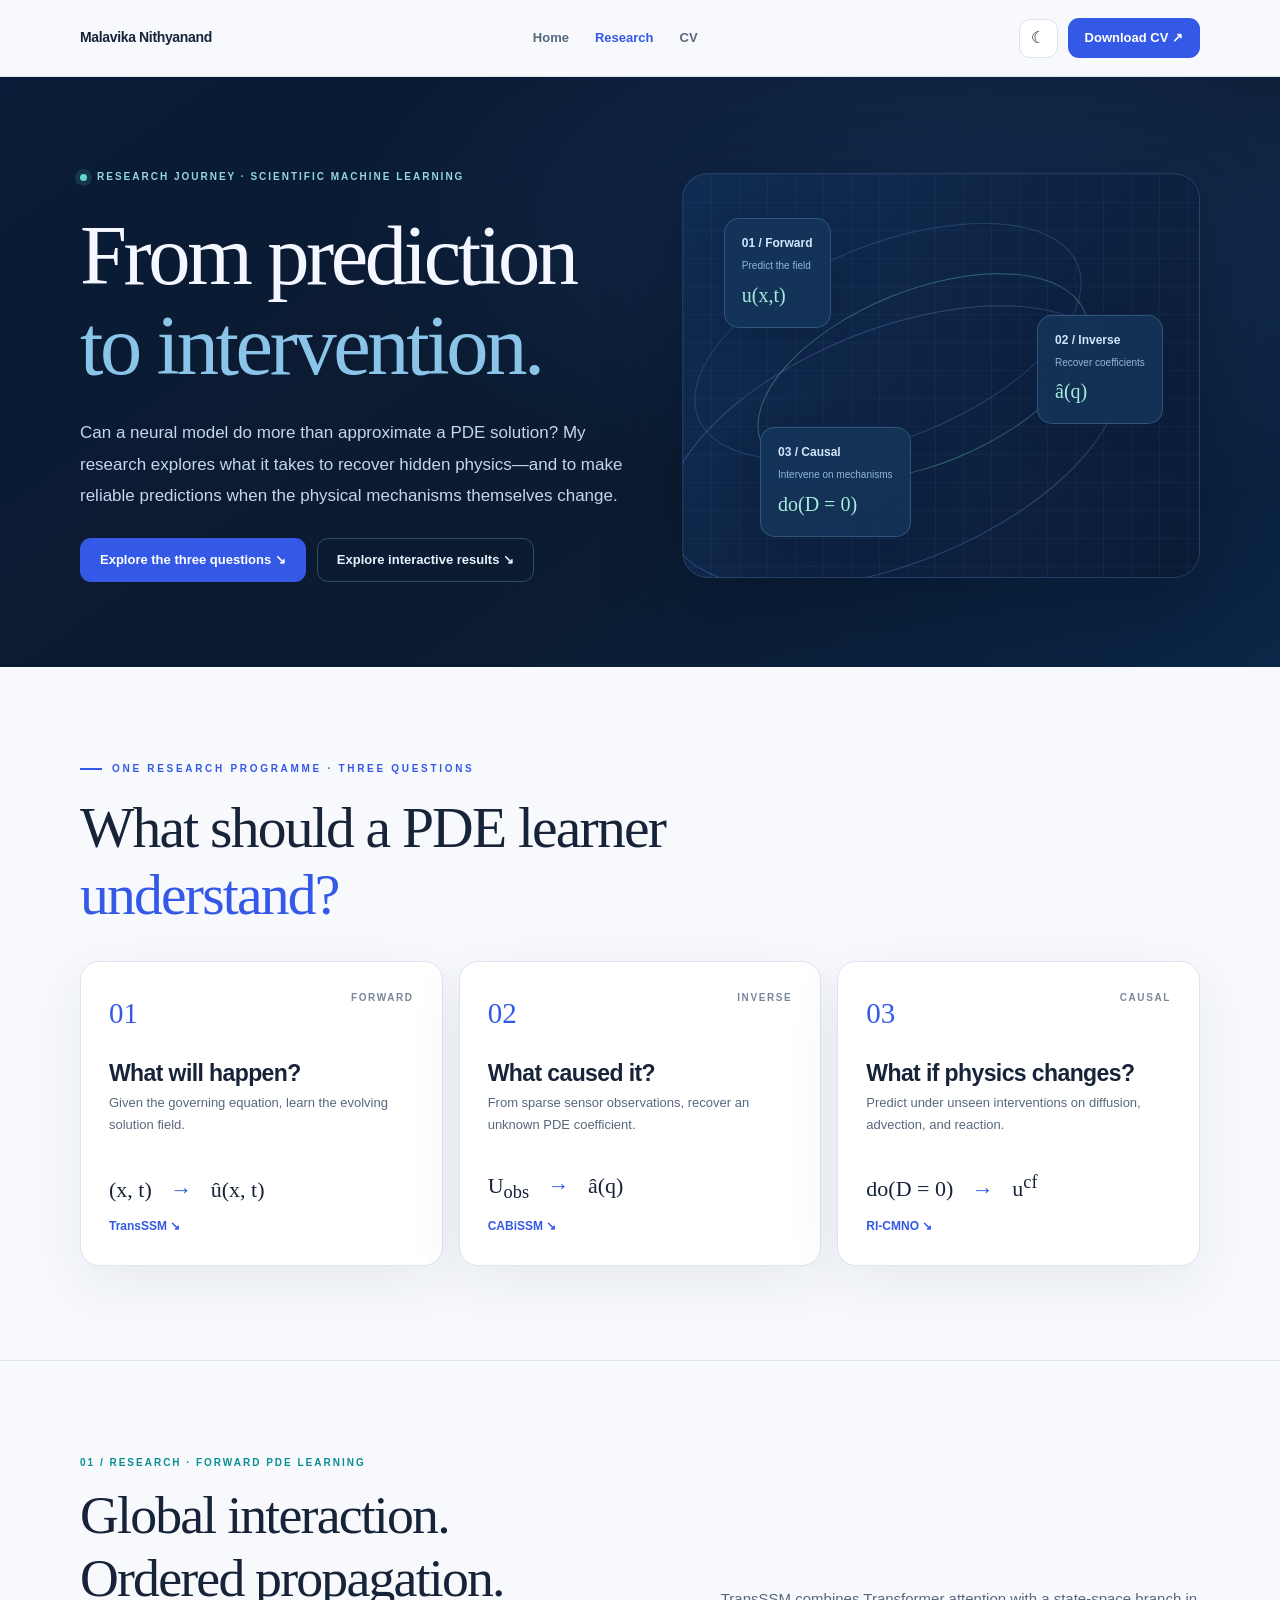
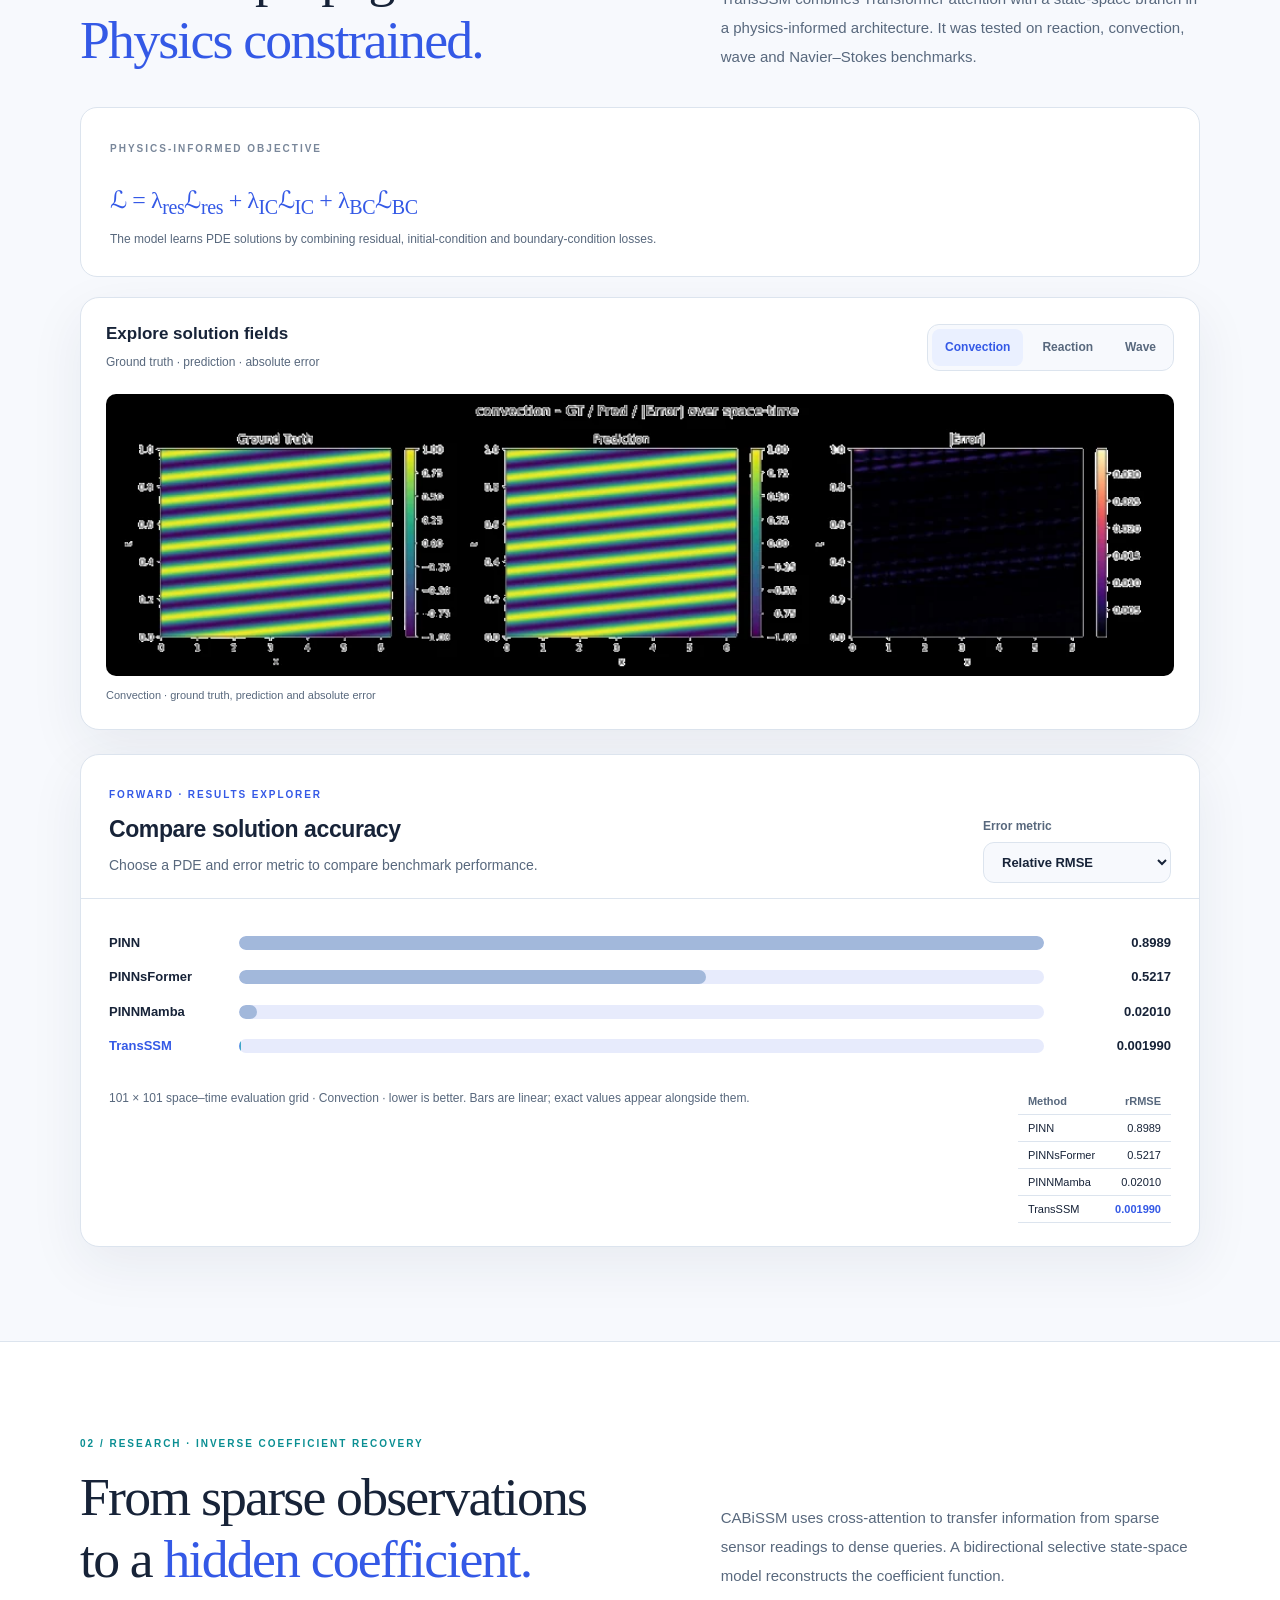
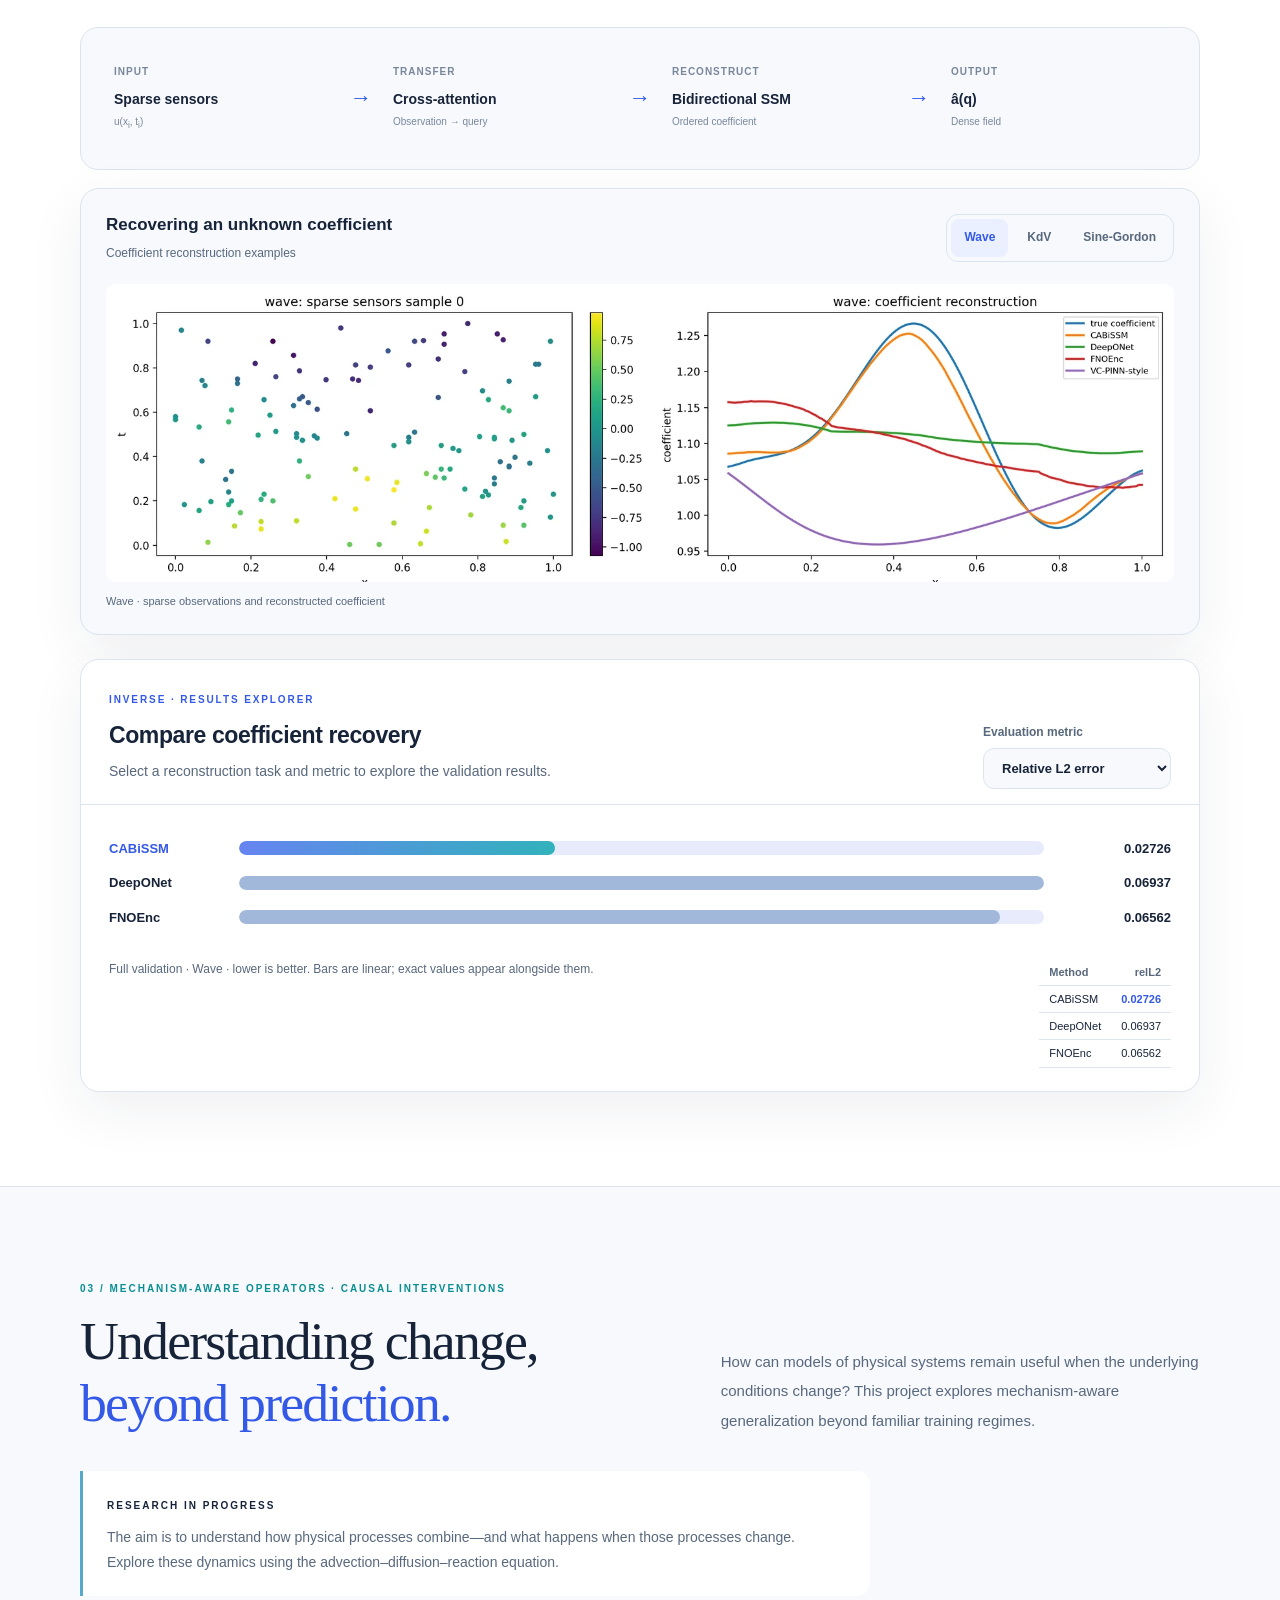
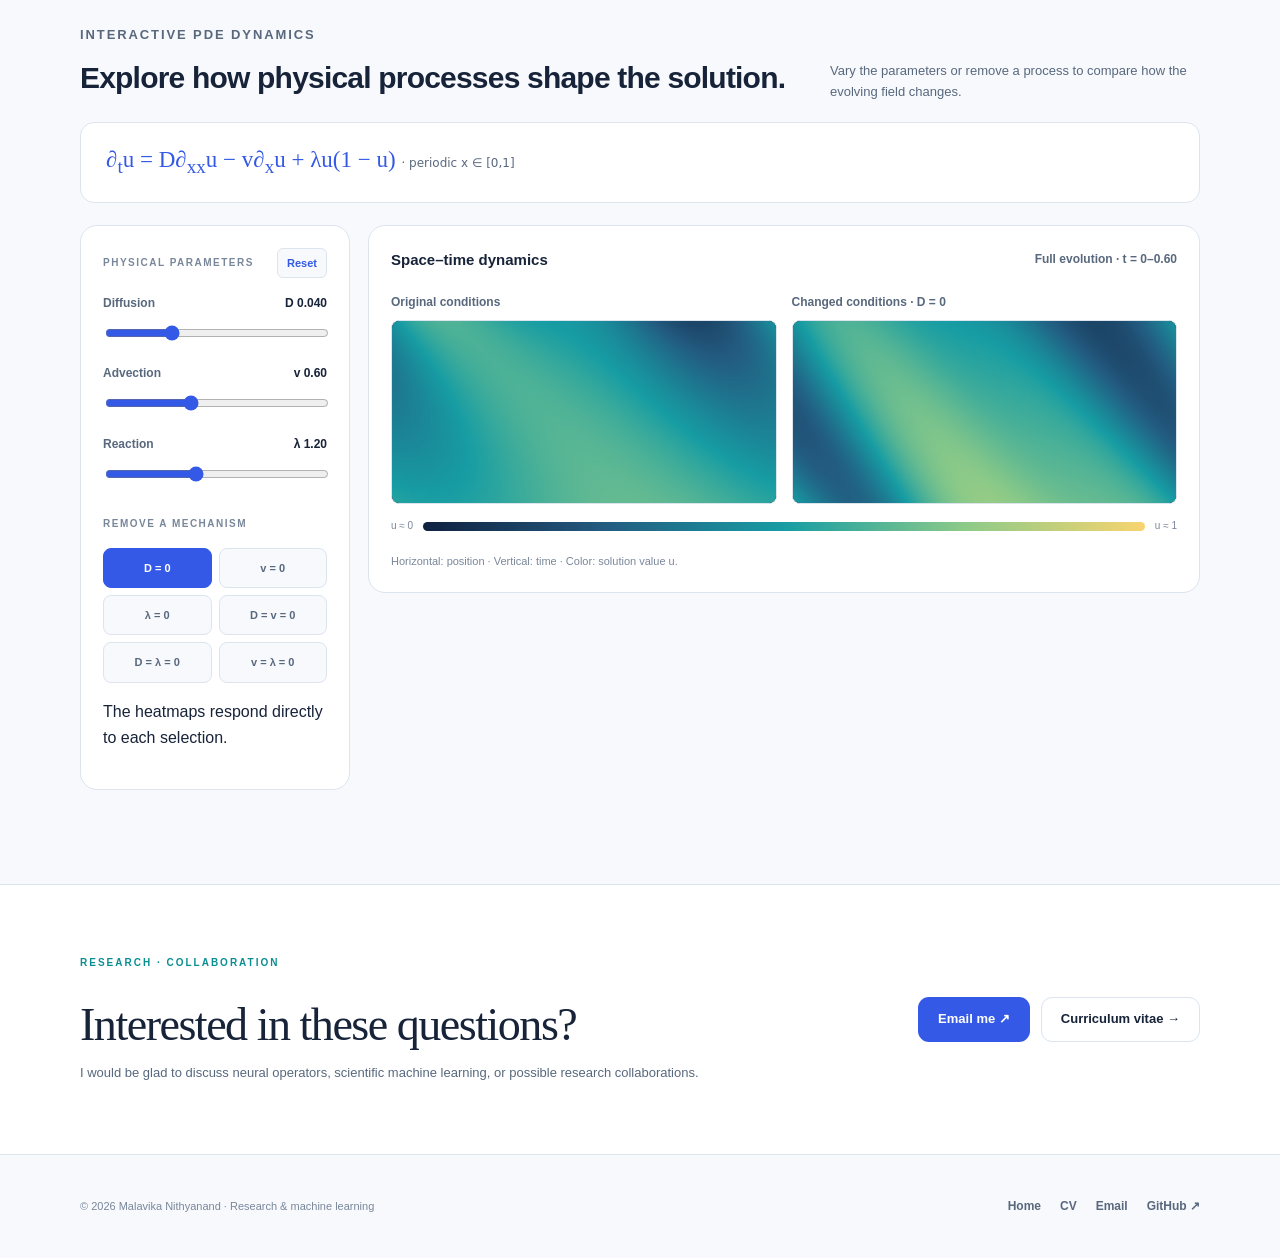
<file: research.html>
<!DOCTYPE html>

<html lang="en"><head><meta charset="utf-8"/><meta content="width=device-width,initial-scale=1" name="viewport"/><meta content="#f7f9fd" name="theme-color"/><meta content="Explore research in physics-informed learning, sparse inverse problems and mechanism-aware neural operators with benchmark comparisons and an interactive exploration of PDE dynamics." name="description"/><meta content="From Prediction to Intervention — Malavika Nithyanand" property="og:title"/><meta content="Explore research in physics-informed learning, sparse inverse problems and mechanism-aware neural operators with benchmark comparisons and an interactive exploration of PDE dynamics." property="og:description"/><title>Research &amp; Interactive Results | Malavika Nithyanand</title><link href="assets/images/favicon.svg" rel="icon" type="image/svg+xml"/><link href="assets/style.css" rel="stylesheet"/><link href="assets/research.css" rel="stylesheet"/><script defer="" src="assets/main.js"></script><script defer="" src="assets/research-experiments.js"></script><script defer="" src="assets/reference.js"></script><link href="assets/interactive.css" rel="stylesheet"/></head><body><a class="skip" href="#main">Skip to content</a><header class="topbar"><div class="container topbar-inner"><a aria-label="Malavika Nithyanand home" class="brand" href="index.html"><span class="brand-type">Malavika Nithyanand</span></a><nav aria-label="Main navigation" class="site-nav" id="site-nav"><a href="index.html">Home</a><a aria-current="page" class="active" href="research.html">Research</a><a href="cv.html">CV</a></nav><div class="nav-right"><button aria-label="Use dark appearance" class="theme-button" id="theme-toggle" type="button">☾</button><a class="button button-small" download="" href="assets/docs/Malavika_Nithyanand_CV.pdf">Download CV ↗</a><button aria-controls="site-nav" aria-expanded="false" aria-label="Open navigation" class="menu-button" id="menu-toggle" type="button">☰</button></div></div></header><main id="main">
<section class="story-hero"><div class="container story-hero-grid"><div>
<p class="story-kicker"><span class="story-kicker-dot"></span> RESEARCH JOURNEY · SCIENTIFIC MACHINE LEARNING</p>
<h1>From prediction<br/><span>to intervention.</span></h1>
<p class="story-lede">Can a neural model do more than approximate a PDE solution? My research explores what it takes to recover hidden physics—and to make reliable predictions when the physical mechanisms themselves change.</p>
<div class="story-actions"><a class="button" href="#story-path">Explore the three questions ↘</a><a class="button button-hero-outline" href="#forward">Explore interactive results ↘</a></div>
</div><div aria-label="Three stages of research: forward, inverse and causal mechanism learning" class="story-hero-visual"><div class="story-orbit orbit-one"></div><div class="story-orbit orbit-two"></div><div class="story-orbit orbit-three"></div><div class="story-visual-label label-forward"><b>01 / Forward</b><small>Predict the field</small><span>u(x,t)</span></div><div class="story-visual-label label-inverse"><b>02 / Inverse</b><small>Recover coefficients</small><span>â(q)</span></div><div class="story-visual-label label-causal"><b>03 / Causal</b><small>Intervene on mechanisms</small><span>do(D = 0)</span></div></div></div></section>
<section class="story-section story-path" id="story-path"><div class="container"><p class="eyebrow">One research programme · Three questions</p><h2 class="story-display">What should a PDE learner <em>understand?</em></h2><div class="story-path-grid">
<a class="story-path-card" href="#forward"><div class="story-path-top"><span>01</span><span>FORWARD</span></div><h3>What will happen?</h3><p>Given the governing equation, learn the evolving solution field.</p><div class="story-path-math">(x, t) <span>→</span> û(x, t)</div><small>TransSSM ↘</small></a>
<a class="story-path-card" href="#inverse"><div class="story-path-top"><span>02</span><span>INVERSE</span></div><h3>What caused it?</h3><p>From sparse sensor observations, recover an unknown PDE coefficient.</p><div class="story-path-math">U<sub>obs</sub> <span>→</span> â(q)</div><small>CABiSSM ↘</small></a>
<a class="story-path-card" href="#causal"><div class="story-path-top"><span>03</span><span>CAUSAL</span></div><h3>What if physics changes?</h3><p>Predict under unseen interventions on diffusion, advection, and reaction.</p><div class="story-path-math">do(D = 0) <span>→</span> u<sup>cf</sup></div><small>RI-CMNO ↘</small></a></div></div></section>
<section class="story-section story-chapter" id="forward"><div class="container"><div class="story-chapter-head"><div><p class="story-chapter-count">01 / RESEARCH · FORWARD PDE LEARNING</p><h2>Global interaction.<br/>Ordered propagation.<br/><em>Physics constrained.</em></h2></div><p class="story-chapter-intro">TransSSM combines Transformer attention with a state-space branch in a physics-informed architecture. It was tested on reaction, convection, wave and Navier–Stokes benchmarks.</p></div>
<div class="story-duo"><div class="story-equation-card single-equation"><span class="story-label">PHYSICS-INFORMED OBJECTIVE</span><p class="story-equation">ℒ = λ<sub>res</sub>ℒ<sub>res</sub> + λ<sub>IC</sub>ℒ<sub>IC</sub> + λ<sub>BC</sub>ℒ<sub>BC</sub></p><p>The model learns PDE solutions by combining residual, initial-condition and boundary-condition losses.</p></div></div>
<div class="story-figure-panel"><div class="story-figure-toolbar"><div><h3>Explore solution fields</h3><span>Ground truth · prediction · absolute error</span></div><div aria-label="Choose forward PDE benchmark" class="story-tabs" role="group"><button aria-pressed="true" class="active" data-forward="convection" type="button">Convection</button><button aria-pressed="false" data-forward="reaction" type="button">Reaction</button><button aria-pressed="false" data-forward="wave" type="button">Wave</button></div></div><figure><img alt="research work result for convection: ground truth, TransSSM prediction and absolute error" id="forward-figure" src="assets/images/research/forward-convection.webp" width="1550"/><figcaption id="forward-caption">Convection benchmark · ground truth, TransSSM prediction and absolute error</figcaption></figure></div><div class="exp-panel" id="forward-data">
<div class="exp-head"><div><span class="exp-kicker">FORWARD · RESULTS EXPLORER</span><h3>Compare solution accuracy</h3><p>Choose a PDE and error metric to compare benchmark performance.</p></div>
<label class="exp-select">Error metric<select aria-label="Forward benchmark error metric" id="forward-error"><option value="rRMSE">Relative RMSE</option><option value="rMAE">Relative MAE</option></select></label></div>
<div aria-live="polite" class="exp-chart" id="forward-chart"></div>
<div class="exp-bottom"><p id="forward-context">Convection · 101 × 101 space–time grid</p><div class="exp-table" id="forward-table"></div></div>
</div>
</div></section>
<section class="story-section story-chapter story-chapter-alt" id="inverse"><div class="container"><div class="story-chapter-head"><div><p class="story-chapter-count">02 / RESEARCH · INVERSE COEFFICIENT RECOVERY</p><h2>From sparse observations<br/>to a <em>hidden coefficient.</em></h2></div><p class="story-chapter-intro">CABiSSM uses cross-attention to transfer information from sparse sensor readings to dense queries. A bidirectional selective state-space model reconstructs the coefficient function.</p></div>
<div class="story-pipeline"><div><span>INPUT</span><strong>Sparse sensors</strong><small>u(x<sub>i</sub>, t<sub>i</sub>)</small></div><b aria-hidden="true">→</b><div><span>TRANSFER</span><strong>Cross-attention</strong><small>Observation → query</small></div><b aria-hidden="true">→</b><div><span>RECONSTRUCT</span><strong>Bidirectional SSM</strong><small>Ordered coefficient</small></div><b aria-hidden="true">→</b><div><span>OUTPUT</span><strong>â(q)</strong><small>Dense field</small></div></div>
<div class="story-figure-panel"><div class="story-figure-toolbar"><div><h3>Recovering an unknown coefficient</h3><span>Coefficient reconstruction examples</span></div><div aria-label="Choose inverse PDE benchmark" class="story-tabs" role="group"><button aria-pressed="true" class="active" data-inverse="wave" type="button">Wave</button><button aria-pressed="false" data-inverse="kdv" type="button">KdV</button><button aria-pressed="false" data-inverse="sine" type="button">Sine-Gordon</button></div></div><figure><img alt="Variable-speed Wave recovery figure: sparse sensor measurements and recovered coefficients" id="inverse-figure" src="assets/images/research/inverse-wave.webp" width="1650"/><figcaption id="inverse-caption">Variable-speed Wave · sparse observations and coefficient reconstruction</figcaption></figure></div><div class="exp-panel" id="inverse-data">
<div class="exp-head"><div><span class="exp-kicker">INVERSE · RESULTS EXPLORER</span><h3>Compare coefficient recovery</h3><p>Select a reconstruction task and metric to explore the validation results.</p></div>
<label class="exp-select">Evaluation metric<select aria-label="Inverse recovery metric" id="inverse-error"><option value="relL2">Relative L2 error</option><option value="MAE">Mean absolute error</option><option value="gradMAE">Gradient MAE</option><option value="varRatio">Variance ratio</option></select></label></div>
<div aria-live="polite" class="exp-chart" id="inverse-chart"></div>
<div class="exp-bottom"><p id="inverse-context">Wave · coefficient reconstruction</p><div class="exp-table" id="inverse-table"></div></div>
</div>
</div></section>
<section class="story-section story-chapter" id="causal"><div class="container"><div class="story-chapter-head"><div><p class="story-chapter-count">03 / MECHANISM-AWARE OPERATORS · CAUSAL INTERVENTIONS</p><h2>Understanding change,<br/><em> beyond prediction.</em></h2></div><p class="story-chapter-intro">How can models of physical systems remain useful when the underlying conditions change? This project explores mechanism-aware generalization beyond familiar training regimes.</p></div>
<div class="ri-overview"><span class="story-label">RESEARCH IN PROGRESS</span><p>The aim is to understand how physical processes combine—and what happens when those processes change. Explore these dynamics using the advection–diffusion–reaction equation.</p></div>
<div class="ri-workbench-header"><div><p class="exp-kicker">INTERACTIVE PDE DYNAMICS</p><h3>Explore how physical processes shape the solution.</h3></div><p>Vary the parameters or remove a process to compare how the evolving field changes.</p></div><div class="solver-equation">∂<sub>t</sub>u = D∂<sub>xx</sub>u − v∂<sub>x</sub>u + λu(1 − u) <small>· periodic x ∈ [0,1]</small></div><div class="solver-workbench"><aside class="solver-panel"><div class="solver-label">PHYSICAL PARAMETERS<button id="sim-reset" type="button">Reset</button></div>
<label for="sim-d">Diffusion <strong>D <output id="sim-d-value">0.040</output></strong><input id="sim-d" max="0.14" min="0" step="0.005" type="range" value="0.04"/></label>
<label for="sim-v">Advection <strong>v <output id="sim-v-value">0.60</output></strong><input id="sim-v" max="1.60" min="0" step="0.05" type="range" value="0.6"/></label>
<label for="sim-l">Reaction <strong>λ <output id="sim-l-value">1.20</output></strong><input id="sim-l" max="3.00" min="0" step="0.1" type="range" value="1.2"/></label>
<span class="solver-label">REMOVE A MECHANISM</span>
<div aria-label="PDE coefficient-zeroing intervention" class="solver-choices" role="group"><button aria-pressed="true" class="selected" data-cf="d" type="button">D = 0</button><button aria-pressed="false" data-cf="v" type="button">v = 0</button><button aria-pressed="false" data-cf="l" type="button">λ = 0</button><button aria-pressed="false" data-cf="dv" type="button">D = v = 0</button><button aria-pressed="false" data-cf="dl" type="button">D = λ = 0</button><button aria-pressed="false" data-cf="vl" type="button">v = λ = 0</button></div><p class="sim-input-help">The heatmaps respond directly to each selection.</p>
</aside>
<div class="solver-visual"><div class="solver-visual-head"><strong>Space–time dynamics</strong><small id="sim-time-label">Full evolution · t = 0–0.60</small></div><div class="solver-heatgrid"><figure><figcaption>Original conditions</figcaption><canvas aria-label="Numerical PDE solution for original conditions, with position horizontally and time vertically" height="244" id="sim-factual" role="img" width="512"></canvas></figure><figure><figcaption id="sim-cf-label">Changed conditions · D = 0</figcaption><canvas aria-label="Numerical PDE solution after changing coefficients, with position horizontally and time vertically" height="244" id="sim-counter" role="img" width="512"></canvas></figure></div>
<div class="sim-colorbar"><span>u ≈ 0</span><div class="sim-gradient"></div><span>u ≈ 1</span></div>
<p class="solver-small">Horizontal: position · Vertical: time · Color: solution value u.</p></div></div></div></section>
<section class="story-contact"><div class="container story-contact-inner"><div><p class="story-kicker">RESEARCH · COLLABORATION</p><h2>Interested in these questions?</h2><p>I would be glad to discuss neural operators, scientific machine learning, or possible research collaborations.</p></div><div class="story-actions"><a class="button" href="mailto:malavika.nidhi@gmail.com?subject=Research%20discussion">Email me ↗</a><a class="button button-outline" href="cv.html">Curriculum vitae →</a></div></div></section>
</main><footer class="footer"><div class="container footer-inner"><p>© 2026 Malavika Nithyanand · Research &amp; machine learning</p><div class="footer-links"><a href="index.html">Home</a><a href="cv.html">CV</a><a href="mailto:malavika.nidhi@gmail.com">Email</a><a href="https://github.com/Lieu-ma" rel="noopener noreferrer" target="_blank">GitHub ↗</a></div></div></footer></body></html>
</file>
<file: assets/style.css>
/* Malavika Nithyanand — Academic Portfolio */
:root{color-scheme:light;--bg:#f7f9fd;--paper:#ffffff;--ink:#172338;--muted:#58687d;--subtle:#79879a;--stroke:#dce4ee;--blue:#3459e6;--blue-dark:#2444bf;--blue-soft:#eaf0ff;--teal:#0a8e92;--hero:#0d1b36;--hero-2:#15284c;--shadow:0 18px 55px rgba(23,44,76,.07);--container:1120px;--radius:20px}
[data-theme="dark"]{color-scheme:dark;--bg:#0c1321;--paper:#121d30;--ink:#ecf2ff;--muted:#adbad0;--subtle:#8797ae;--stroke:#2b3a53;--blue:#87a4ff;--blue-dark:#aabfff;--blue-soft:#1e3157;--teal:#5ed9ca;--hero:#0a1730;--hero-2:#122546;--shadow:0 18px 55px rgba(0,0,0,.15)}
*{box-sizing:border-box}html{scroll-behavior:smooth;scroll-padding-top:94px}body{margin:0;background:var(--bg);color:var(--ink);font-family:Inter,ui-sans-serif,-apple-system,BlinkMacSystemFont,'Segoe UI',sans-serif;font-size:16px;line-height:1.65;-webkit-font-smoothing:antialiased}a{color:inherit;text-decoration:none}a:focus-visible,button:focus-visible{outline:3px solid #6a94ff;outline-offset:3px}button{font:inherit;cursor:pointer}img,svg{max-width:100%;vertical-align:middle}::selection{background:#bdd2ff;color:#102348}.container{width:min(calc(100% - 52px),var(--container));margin:auto}.skip{position:absolute;top:-60px;left:20px;padding:10px 20px;background:#fff;z-index:300}.skip:focus{top:15px}.topbar{position:sticky;top:0;z-index:100;background:color-mix(in srgb,var(--bg) 94%,transparent);border-bottom:1px solid var(--stroke);backdrop-filter:blur(15px)}.topbar-inner{display:flex;justify-content:space-between;align-items:center;min-height:76px;gap:20px}.brand{display:flex;align-items:center;gap:12px;white-space:nowrap}.brand-mark{display:inline-flex;width:41px;height:41px;align-items:center;justify-content:center;background:var(--ink);color:var(--bg);border-radius:12px;font-size:15px;letter-spacing:-1.5px;font-weight:800}.brand-type{font-size:14px;font-weight:800;letter-spacing:-.35px}.brand-type small{display:block;color:var(--subtle);font-weight:500;letter-spacing:.25px;font-size:10px;margin-top:-4px}.site-nav{display:flex;gap:26px;align-items:center}.site-nav a{font-size:13px;color:var(--muted);font-weight:650}.site-nav a:hover,.site-nav a.active{color:var(--blue)}.nav-right{display:flex;align-items:center;gap:10px}.theme-button,.menu-button{display:inline-flex;align-items:center;justify-content:center;border:1px solid var(--stroke);border-radius:11px;width:39px;height:39px;background:var(--paper);color:var(--ink)}.menu-button{display:none}.button{display:inline-flex;align-items:center;justify-content:center;gap:10px;padding:12px 19px;border-radius:11px;border:1px solid transparent;background:var(--blue);color:white;font-size:13px;font-weight:750;line-height:1.4;transition:transform .18s,background .18s,border-color .18s}.button:hover{background:var(--blue-dark);transform:translateY(-1px)}.button-outline{background:transparent;color:var(--ink);border-color:var(--stroke)}.button-outline:hover{background:var(--paper);color:var(--blue)}.button-ghost{background:transparent;color:var(--blue);border-color:transparent;padding-left:0}.button-ghost:hover{background:transparent;text-decoration:underline}.button-small{padding:10px 16px}.section{padding:91px 0}.section.alt{background:var(--paper);border-block:1px solid var(--stroke)}.eyebrow{display:flex;gap:10px;align-items:center;text-transform:uppercase;letter-spacing:2.7px;font-weight:800;font-size:10px;color:var(--blue);margin:0 0 18px}.eyebrow:before{content:'';height:2px;width:22px;background:currentColor}.section-header{display:flex;justify-content:space-between;gap:28px;align-items:end;margin-bottom:32px}.section-header h2,.cv-header h1{font-family:Georgia,'Times New Roman',serif;font-weight:500;letter-spacing:-1.35px;line-height:1.15;font-size:clamp(32px,4vw,43px);margin:0}.section-header p{max-width:465px;color:var(--muted);font-size:14px;margin:0}.hero{padding:88px 0 80px;position:relative;overflow:hidden}.hero .container{display:grid;grid-template-columns:1.03fr .97fr;gap:56px;align-items:center}.hero-kicker{display:inline-flex;gap:10px;align-items:center;padding:7px 12px;background:var(--blue-soft);border-radius:30px;font-weight:650;color:var(--blue);font-size:11px;letter-spacing:.4px}.hero-kicker .dot{width:7px;height:7px;border-radius:100%;background:#4b9e8b;box-shadow:0 0 0 4px rgba(75,158,139,.13)}h1{font-family:Georgia,'Times New Roman',serif;font-weight:500;font-size:clamp(44px,5.25vw,70px);letter-spacing:-2.5px;line-height:1.07;margin:25px 0}.hero h1 em{color:var(--blue);font-weight:500;font-style:normal}.hero-desc{max-width:555px;color:var(--muted);font-size:16px;line-height:1.85;margin:0 0 28px}.hero-actions{display:flex;gap:13px;flex-wrap:wrap;align-items:center}.hero-meta{display:flex;flex-wrap:wrap;gap:15px;margin-top:37px;font-size:12px;color:var(--subtle);font-weight:650}.hero-meta span{display:flex;align-items:center;gap:8px}.hero-meta .meta-dot{display:inline-flex;width:6px;height:6px;border-radius:50%;background:var(--teal)}.hero-art{position:relative;min-height:475px;border:1px solid #2a456a;border-radius:26px;overflow:hidden;background:linear-gradient(135deg,#0a1832 4%,#1a2d50 55%,#132c53 100%);box-shadow:0 25px 80px #243d692a;color:#f6f8ff}.hero-art:before{content:'';position:absolute;inset:0;background:radial-gradient(ellipse at 83% 78%,#376cc447,transparent 60%),radial-gradient(ellipse at 12% 0%,#3467c534,transparent 58%)}.art-inner{position:relative;z-index:2;padding:24px;height:475px;display:flex;flex-direction:column}.art-top{display:flex;align-items:center;justify-content:space-between;font-size:10px;color:#b6c6e4;letter-spacing:1.5px;text-transform:uppercase}.art-top strong{display:flex;align-items:center;gap:7px;color:#e3eaff;letter-spacing:.7px;font-size:10px}.art-top strong:before{content:'';width:8px;height:8px;background:#6ce5c9;border-radius:50%}.contours{position:absolute;inset:53px 8px 35px;z-index:0}.art-bottom{margin-top:auto;display:grid;grid-template-columns:1fr auto;gap:18px;align-items:end;z-index:2}.equation{font-family:Georgia,serif;font-size:21px;letter-spacing:.5px;line-height:1.4}.art-sub{font-size:11px;color:#a6bcdf;letter-spacing:1px;text-transform:uppercase;margin-bottom:6px}.art-chip{border:1px solid #647da64a;background:#1b355799;border-radius:10px;padding:10px 13px;color:#d9eaff;font-size:10px;max-width:154px}.art-chip b{font-size:13px;color:#fff;display:block}.plot-label{font-size:12px;fill:#a6c2eb;letter-spacing:1px}.mini-chart{position:absolute;right:32px;top:78px;background:#19345bb0;border:1px solid #5d88b04a;border-radius:10px;padding:10px;font-size:10px;color:#c5e0ff;z-index:3}.hero-note{position:absolute;bottom:18px;right:15px;font-size:9px;color:#93aacd}.strip{background:var(--paper);border-block:1px solid var(--stroke)}.strip-inner{display:grid;grid-template-columns:1.1fr repeat(3,1fr);align-items:center;gap:20px;padding:26px 0}.strip-item{border-left:1px solid var(--stroke);padding:7px 0 7px 22px}.strip-item:first-child{border:0;padding-left:0}.strip-label{color:var(--subtle);text-transform:uppercase;font-size:10px;letter-spacing:1.5px;font-weight:800;margin-bottom:6px}.strip-item strong{font-size:13px;line-height:1.4;font-weight:700}.strip-intro{font-family:Georgia,serif;font-size:19px;line-height:1.25;letter-spacing:-.3px;color:var(--ink)}.research-intro{max-width:800px;color:var(--muted);font-size:15px;line-height:1.8;margin:-5px 0 36px}.research-grid{display:grid;grid-template-columns:repeat(2,minmax(0,1fr));gap:20px}.research-card{background:var(--paper);border:1px solid var(--stroke);border-radius:var(--radius);overflow:hidden;box-shadow:var(--shadow);display:flex;flex-direction:column;transition:transform .2s,border-color .2s}.research-card:hover{transform:translateY(-3px);border-color:#91a9e5}.research-visual{height:171px;display:flex;align-items:center;justify-content:center;position:relative;overflow:hidden;padding:18px}.visual-dark{background:linear-gradient(140deg,#0e213f,#1e3860)}.visual-light{background:linear-gradient(140deg,#e8edff,#e9f8fc)}.visual-lavender{background:linear-gradient(140deg,#f1eafb,#eaf2ff)}.visual-indigo{background:linear-gradient(140deg,#18274e,#3a426c)}.research-visual svg{height:144px;width:100%;max-width:430px}.card-inner{padding:26px 28px 24px;display:flex;flex:1;flex-direction:column}.research-tags{display:flex;gap:8px;flex-wrap:wrap;margin-bottom:16px}.tag{border:1px solid var(--stroke);background:var(--bg);border-radius:100px;padding:4px 9px;color:var(--muted);font-size:10px;font-weight:650;line-height:1.5}.tag.status{border-color:#b5d9db;color:#067d7f;background:#effafa}.research-card h3{margin:0 0 10px;font-family:Georgia,serif;font-size:23px;font-weight:500;letter-spacing:-.6px;line-height:1.3}.research-card p{font-size:13.5px;line-height:1.8;color:var(--muted);margin:0 0 19px}.card-bottom{display:flex;gap:15px;flex-wrap:wrap;margin-top:auto;align-items:center}.text-link{font-size:12px;color:var(--blue);font-weight:800;display:inline-flex;align-items:center;gap:7px}.text-link:hover{text-decoration:underline}.narrative{padding:25px 29px;border:1px solid var(--stroke);border-radius:17px;background:var(--paper);display:grid;grid-template-columns:145px 1fr;gap:20px;align-items:center;margin-top:23px}.narrative b{font-family:Georgia,serif;font-weight:500;font-size:21px;line-height:1.4}.narrative p{margin:0;color:var(--muted);font-size:13.5px;line-height:1.8}.pub-list{display:flex;flex-direction:column;border-top:1px solid var(--stroke)}.pub-item{display:grid;grid-template-columns:72px minmax(0,1fr) auto;gap:22px;align-items:start;padding:25px 4px;border-bottom:1px solid var(--stroke)}.pub-year{font-size:12px;color:var(--subtle);font-weight:800;letter-spacing:.4px}.pub-heading{font-size:16px;font-weight:760;letter-spacing:-.25px;line-height:1.5;margin:0 0 5px}.pub-authors{font-size:12px;color:var(--muted);margin:0 0 8px}.pub-venue{font-size:11px;color:var(--blue);font-weight:700;text-transform:uppercase;letter-spacing:.7px}.pub-actions{display:flex;align-items:center;gap:8px}.pub-actions a{font-size:11px;border:1px solid var(--stroke);padding:8px 11px;border-radius:8px;white-space:nowrap;font-weight:700}.pub-actions a:hover{border-color:var(--blue);color:var(--blue)}.pub-actions span{font-size:11px;color:var(--subtle);font-style:italic}.two-col{display:grid;grid-template-columns:1.03fr .97fr;gap:65px;align-items:start}.timeline{border-left:1px solid var(--stroke);padding-left:30px;margin-left:8px}.timeline-item{position:relative;margin:0 0 32px}.timeline-item:last-child{margin-bottom:0}.timeline-item:before{content:'';position:absolute;left:-38px;top:7px;width:14px;height:14px;border-radius:50%;background:var(--paper);border:3px solid var(--blue)}.timeline-date{font-size:11px;color:var(--subtle);text-transform:uppercase;letter-spacing:1px;font-weight:750}.timeline-title{font-size:16px;font-weight:800;margin:4px 0}.timeline-org{font-size:13px;font-weight:650;color:var(--blue);margin-bottom:8px}.timeline-item p{font-size:13px;color:var(--muted);margin:0;line-height:1.8}.education-card{border:1px solid var(--stroke);background:var(--paper);border-radius:18px;padding:27px;margin-bottom:20px}.education-card h3{font-family:Georgia,serif;font-size:21px;font-weight:500;margin:0 0 17px}.education-item{padding:13px 0;border-top:1px solid var(--stroke)}.education-item:first-of-type{padding-top:0;border:0}.education-item strong{font-size:13.5px}.education-item small{display:block;color:var(--muted);font-size:11.5px;line-height:1.5;margin-top:3px}.skills{display:flex;flex-wrap:wrap;gap:8px}.skill{padding:7px 11px;background:var(--bg);border:1px solid var(--stroke);border-radius:8px;font-size:11px;font-weight:650;color:var(--muted)}.callout{position:relative;background:linear-gradient(135deg,#102243,#1c3964);border-radius:24px;color:#fff;padding:46px 50px;display:grid;grid-template-columns:1fr auto;gap:30px;align-items:center;overflow:hidden}.callout:before{content:'';position:absolute;width:330px;height:330px;border:1px solid #8cb3ff39;border-radius:50%;right:-100px;top:-180px;box-shadow:0 0 0 60px #8cb3ff0d,0 0 0 125px #8cb3ff0a}.callout h2{font-family:Georgia,serif;font-size:clamp(27px,3.4vw,39px);font-weight:500;line-height:1.2;max-width:560px;margin:0 0 13px;position:relative}.callout p{color:#b9cae5;max-width:530px;font-size:13px;margin:0;line-height:1.8;position:relative}.callout .button{position:relative;background:#fff;color:#162b4a}.callout .button:hover{background:#e6eaff}.footer{padding:42px 0;border-top:1px solid var(--stroke)}.footer-inner{display:flex;align-items:center;justify-content:space-between;gap:20px}.footer p{margin:0;color:var(--subtle);font-size:11px}.footer-links{display:flex;gap:19px}.footer-links a{font-size:12px;color:var(--muted);font-weight:650}.footer-links a:hover{color:var(--blue)}
/* CV page */
.cv-hero{padding:60px 0 28px}.cv-topline{display:flex;justify-content:space-between;align-items:end;gap:20px}.cv-header h1{font-size:48px;margin:0 0 8px}.cv-header p{margin:0;color:var(--muted);font-size:14px}.cv-toolbox{display:flex;gap:10px;flex-wrap:wrap}.cv-layout{display:grid;grid-template-columns:1fr 250px;gap:32px;padding-bottom:80px;align-items:start}.cv-paper{background:var(--paper);border:1px solid var(--stroke);box-shadow:var(--shadow);padding:45px 47px;border-radius:17px}.cv-paper h2{font-size:12px;font-weight:850;letter-spacing:1.4px;text-transform:uppercase;padding-bottom:8px;border-bottom:1px solid var(--stroke);margin:30px 0 15px;color:var(--blue)}.cv-paper h2:first-child{margin-top:0}.cv-paper p,.cv-paper li{color:var(--muted);font-size:12.5px;line-height:1.75}.cv-paper ul{margin:5px 0 0;padding-left:20px}.cv-entry{margin-bottom:19px}.cv-entry:last-child{margin-bottom:0}.cv-entry-head{display:flex;justify-content:space-between;align-items:start;gap:18px}.cv-entry h3{font-size:15px;letter-spacing:-.2px;margin:0}.cv-entry small{color:var(--subtle);font-size:11px;text-align:right}.cv-entry .secondary{font-size:12px;color:var(--blue);font-weight:650;margin:2px 0 4px}.cv-sidebar{position:sticky;top:103px;border:1px solid var(--stroke);padding:24px;border-radius:17px;background:var(--paper)}.cv-sidebar h3{font-size:15px;margin:0 0 12px}.cv-sidebar p{font-size:12px;color:var(--muted)}.cv-sidebar a{font-size:12px;color:var(--blue);font-weight:750;word-break:break-word}.cv-sidebar .button{width:100%;margin-top:18px}.cv-sidebar hr{border:0;border-top:1px solid var(--stroke);margin:22px 0}.cv-sidebar .smallprint{font-size:11px;color:var(--subtle)}
@media(max-width:1020px){.site-nav{gap:15px}.hero .container{gap:34px}.hero-art{min-height:430px}.art-inner{height:430px}.strip-inner{grid-template-columns:1fr 1fr}.strip-item:nth-child(3){border:0;padding-left:0}.two-col{gap:35px}}
@media(max-width:800px){.menu-button{display:inline-flex}.site-nav{display:none;position:absolute;top:76px;left:0;right:0;background:var(--paper);padding:15px 26px 20px;border-bottom:1px solid var(--stroke);box-shadow:var(--shadow);flex-direction:column;align-items:stretch;gap:0}.site-nav.open{display:flex}.site-nav a{padding:12px 4px;border-bottom:1px solid var(--stroke);font-size:14px}.topbar .nav-right>.button{display:none}.hero{padding:62px 0}.hero .container{grid-template-columns:1fr}.hero-art{min-height:405px}.art-inner{height:405px}.hero h1{max-width:720px}.research-grid{grid-template-columns:1fr}.section{padding:65px 0}.section-header{align-items:start;flex-direction:column;gap:12px}.two-col{grid-template-columns:1fr}.callout{grid-template-columns:1fr;padding:36px}.cv-layout{grid-template-columns:1fr}.cv-sidebar{position:static;order:-1}.cv-hero{padding:40px 0 25px}}
@media(max-width:550px){.container{width:min(calc(100% - 34px),var(--container))}.brand-type{font-size:12px}.brand-mark{width:37px;height:37px}.hero h1{font-size:46px}.hero-desc{font-size:14.5px}.hero-art{min-height:328px;border-radius:19px}.art-inner{height:328px;padding:17px}.equation{font-size:15px}.art-chip{display:none}.mini-chart{right:18px;top:60px}.contours{inset:50px 0 35px}.art-bottom{grid-template-columns:1fr}.research-visual{height:152px}.card-inner{padding:23px}.strip-inner{gap:7px}.strip-item{padding-left:12px}.strip-item:nth-child(3){padding-left:0}.strip-item strong{font-size:11px}.strip-intro{font-size:16px}.narrative{grid-template-columns:1fr;gap:8px}.pub-item{grid-template-columns:54px 1fr;gap:12px}.pub-actions{grid-column:2;margin-top:-4px}.footer-inner{align-items:start;flex-direction:column}.cv-topline{align-items:start;flex-direction:column}.cv-header h1{font-size:40px}.cv-paper{padding:26px 23px}.cv-entry-head{flex-direction:column;gap:2px}.cv-entry small{text-align:left}.callout{padding:28px}}
@media(prefers-reduced-motion:reduce){html{scroll-behavior:auto}*,*::before,*::after{animation:none!important;transition:none!important}}
@media print{.topbar,.cv-sidebar,.cv-toolbox,.footer,.skip{display:none!important}body{background:white;color:black}.cv-layout{display:block}.cv-paper{box-shadow:none;border:0;padding:0}.cv-hero{padding:0 0 16px}.container{width:100%;max-width:none}.cv-entry,.cv-paper h2{break-inside:avoid}}

/* Homepage feature: research narrative */
.story-home-promo{padding:42px 0 15px}.story-home-card{border:1px solid #315b85;box-shadow:0 25px 80px #18396525;border-radius:25px;background:radial-gradient(circle at 90% 8%,#3268a652,transparent 45%),linear-gradient(130deg,#0b1b36,#15365d);color:#f3f6ff;padding:43px;display:grid;grid-template-columns:1.4fr .85fr;align-items:center;gap:40px}.story-promo-eyebrow{font-size:10px;font-weight:800;letter-spacing:2px;color:#81cdd2;margin:0 0 10px}.story-home-card h2{font:clamp(31px,3.8vw,46px)/1.13 Georgia,serif;letter-spacing:-1.3px;margin:0 0 13px}.story-home-card p:not(.story-promo-eyebrow){font-size:13px;line-height:1.9;max-width:660px;color:#bfd1e9;margin:0 0 20px}.story-promo-buttons{display:flex;gap:18px;align-items:center;flex-wrap:wrap}.story-promo-link{font-size:12px;font-weight:700;color:#b7d9ff}.story-promo-link:hover{text-decoration:underline}.story-home-steps{display:flex;flex-direction:column;gap:8px}.story-home-steps>div{display:grid;grid-template-columns:38px 1fr;column-gap:12px;padding:10px 13px;border:1px solid #759bc64b;border-radius:12px;background:#12315288}.story-home-steps b{grid-row:span 3;font:27px Georgia,serif;color:#75cfd4}.story-home-steps span{font-size:9px;letter-spacing:1.4px;color:#97b7d2;font-weight:800}.story-home-steps strong{font-size:12px;font-weight:750}.story-home-steps small{font-size:10px;color:#9bd0e5}@media(max-width:720px){.story-home-card{grid-template-columns:1fr;padding:26px;gap:24px}.story-home-promo{padding:25px 0 0}}

.public-research-note{margin-top:8px;font-size:13px;color:var(--muted);line-height:1.65}.public-research-note a{color:var(--blue);font-weight:700;text-decoration:underline;text-underline-offset:3px}

/* Research sections and accessible controls */
.cv-sidebar a.button{display:flex;width:100%;justify-content:center;align-items:center;background:#355eec;color:#ffffff!important;min-height:54px;padding:14px 18px;font-size:13px;font-weight:800;line-height:1.35;word-break:normal;text-align:center;white-space:normal;border:1px solid #7898ff;box-shadow:0 7px 19px rgba(52,89,230,.18)}
.cv-sidebar a.button:hover,.cv-sidebar a.button:focus-visible{background:#2348d3;color:#ffffff!important}
[data-theme="dark"] .cv-sidebar a.button{background:#89a6ff;color:#0b1b38!important;border-color:#a9bcff}
[data-theme="dark"] .cv-sidebar a.button:hover{background:#b6c9ff;color:#07172b!important}
.exp-panel{margin-top:24px;background:var(--paper);border:1px solid var(--stroke);border-radius:19px;overflow:hidden;box-shadow:var(--shadow)}
.exp-head{display:flex;align-items:end;justify-content:space-between;gap:22px;padding:25px 28px 15px;border-bottom:1px solid var(--stroke)}
.exp-head h3{font-size:23px;margin:5px 0 5px;color:var(--ink);letter-spacing:-.4px}
.exp-head p{font-size:14px;color:var(--muted);margin:0 0 6px;max-width:570px}
.exp-kicker{font-size:10px;font-weight:800;letter-spacing:1.9px;color:var(--blue);text-transform:uppercase}
.exp-select{display:grid;gap:5px;min-width:188px;font-size:12px;font-weight:750;color:var(--muted)}
.exp-select select{width:100%;background:var(--bg);border:1px solid var(--stroke);color:var(--ink);font:inherit;font-size:13px;padding:11px 14px;border-radius:11px;cursor:pointer}
.exp-chart{padding:20px 28px 10px}
.exp-row{display:grid;grid-template-columns:118px minmax(0,1fr) 115px;gap:12px;align-items:center;margin:13px 0;font-size:13px}
.exp-row .exp-model{font-weight:730;color:var(--ink)}
.exp-track{height:14px;background:color-mix(in srgb,var(--blue) 12%,var(--paper));border-radius:8px;overflow:hidden;display:block}
.exp-bar{height:100%;min-width:2px;background:#a2b8db;border-radius:8px}
.exp-row.is-highlight .exp-bar{background:linear-gradient(90deg,#6684f1,#31b2bb)}
.exp-row.is-highlight .exp-model{color:var(--blue)}
.exp-val{text-align:right;font-variant-numeric:tabular-nums;font-weight:740;color:var(--ink)}
.exp-bottom{display:grid;grid-template-columns:1fr auto;gap:16px;align-items:start;padding:8px 28px 23px}
.exp-bottom p{font-size:12px;line-height:1.7;color:var(--muted);margin:0}
.exp-table table{border-collapse:collapse;font-size:11px;font-variant-numeric:tabular-nums}
.exp-table th,.exp-table td{padding:4px 10px;text-align:right;border-bottom:1px solid var(--stroke)}
.exp-table th:first-child,.exp-table td:first-child{text-align:left}
.exp-table th{color:var(--muted);font-weight:750}
.exp-table .primary-value{color:var(--blue);font-weight:850}
.ri-overview{max-width:790px;margin:8px 0 25px;padding:20px 24px;border-left:3px solid #57a9c9;background:var(--paper);border-radius:0 14px 14px 0}
.ri-overview p{color:var(--muted);line-height:1.8;margin:8px 0 0;font-size:14px}
.ri-workbench-header{display:flex;justify-content:space-between;align-items:end;gap:22px;margin:28px 0 20px}
.ri-workbench-header h3{font-size:clamp(22px,2.5vw,30px);margin:8px 0 0;letter-spacing:-.8px}
.ri-workbench-header p{max-width:370px;margin:0;color:var(--muted);font-size:13px}
.ri-calc-note{font-size:12px;color:var(--muted);margin-top:13px}
.story-chapter#causal .solver-equation{margin:15px 0 22px}
.story-chapter#causal .solver-workbench{margin:0}
@media(max-width:750px){.exp-head{display:grid;padding:22px 17px 14px}.exp-chart{padding:16px 17px 4px}.exp-row{grid-template-columns:86px minmax(0,1fr) 75px;gap:9px;font-size:11px}.exp-bottom{display:block;padding:6px 17px 20px}.exp-table{margin-top:12px;overflow-x:auto}.ri-workbench-header{display:block}.ri-workbench-header p{margin:6px 0 0}}

.story-duo .single-equation{grid-column:1/-1}

/* Dark-theme primary actions retain readable contrast. */
[data-theme="dark"] .button:not(.button-outline):not(.button-ghost){background:#3c5cc9;color:#fff}
[data-theme="dark"] .button:not(.button-outline):not(.button-ghost):hover{background:#2846ae;color:#fff}
[data-theme="dark"] .story-tabs button.active,[data-theme="dark"] .solver-choices button.selected{background:#3c5cc9!important;border-color:#3c5cc9!important;color:#fff!important}
[data-theme="dark"] .cv-sidebar a.button{background:#a7baff;color:#0b1b38!important;border-color:#a7baff}
[data-theme="dark"] .cv-sidebar a.button:hover{background:#c3d0ff;color:#0b1b38!important}
[data-theme="dark"] .cv-sidebar a.button{background:#a7baff!important;color:#0b1b38!important;border-color:#a7baff!important}
[data-theme="dark"] .cv-sidebar a.button:hover{background:#c3d0ff!important;color:#0b1b38!important}
</file>
<file: assets/research.css>
/* Companion research presentation — follows the portfolio's base theme */
.story-hero{background:radial-gradient(ellipse at 78% 24%,#244d8b55,transparent 46%),linear-gradient(145deg,#091b36,#0b1b30 60%,#0b2648);color:#eff5ff;overflow:hidden;padding:92px 0 85px}.story-hero-grid{display:grid;grid-template-columns:1fr .94fr;gap:50px;align-items:center}.story-kicker,.story-line-number,.story-chapter-count,.story-label{font-size:10px;letter-spacing:2px;text-transform:uppercase;font-weight:800}.story-kicker{color:#95d5e1;display:flex;align-items:center;gap:10px;margin:0 0 25px}.story-kicker-dot{height:7px;width:7px;background:#5ed9ca;border-radius:100%;box-shadow:0 0 0 5px #5ed9ca23}.story-hero h1{font-size:clamp(50px,6.6vw,86px);line-height:1.07;letter-spacing:-3.4px;margin:0 0 26px;color:#f4f7ff}.story-hero h1 span{color:#8bc4e9}.story-lede{color:#c4d5ec;font-size:17px;max-width:610px;line-height:1.85;margin:0 0 26px}.story-actions{display:flex;flex-wrap:wrap;gap:11px;align-items:center}.button-hero-outline{background:transparent;border-color:#7387a36e;color:#e8f2ff}.button-hero-outline:hover{border-color:#8fc0ef;color:white;background:#203958}.story-credit{font-size:11px;color:#8aabc9;margin-top:32px;letter-spacing:.4px}.story-credit span{padding:0 8px}.story-hero-visual{min-height:405px;border:1px solid #5975a54d;border-radius:26px;position:relative;overflow:hidden;background:linear-gradient(125deg,#102c52,#0b1b36);box-shadow:0 22px 75px #0312266b}.story-hero-visual:before{content:'';position:absolute;inset:0;background-image:linear-gradient(#afd1f90b 1px,transparent 1px),linear-gradient(90deg,#afd1f90b 1px,transparent 1px);background-size:28px 28px}.story-orbit{position:absolute;border:1px solid #6aa8f33d;border-radius:50%;transform:rotate(-22deg)}.orbit-one{width:410px;height:195px;top:70px;left:0}.orbit-two{width:350px;height:175px;top:116px;left:65px;border-color:#74e2c45a}.orbit-three{width:480px;height:235px;top:155px;left:-30px;border-color:#89a8ee46}.story-visual-label{position:absolute;padding:15px 17px;border-radius:15px;border:1px solid #5b86b46a;backdrop-filter:blur(12px);background:#15365cc7;box-shadow:0 12px 40px #05152d36}.story-visual-label b,.story-visual-label small,.story-visual-label span{display:block}.story-visual-label b{font-size:12px;color:#d3e5ff}.story-visual-label small{font-size:10px;color:#91b6d8;margin:4px 0}.story-visual-label span{font-family:Georgia,serif;color:#a8ecdd;font-size:20px}.label-forward{left:8%;top:11%}.label-inverse{right:7%;top:35%}.label-causal{left:15%;bottom:10%}.story-bridge{padding:70px 0;background:var(--paper);border-bottom:1px solid var(--stroke)}.story-bridge-grid{display:grid;grid-template-columns:1fr 1fr;gap:65px;align-items:center}.story-line-number{color:var(--teal)}.story-bridge h2,.story-future h2,.story-pitch h2,.story-contact h2{font-family:Georgia,serif;font-size:clamp(31px,3.6vw,49px);line-height:1.2;font-weight:500;letter-spacing:-1.5px;margin:14px 0}.story-bridge h2 em,.story-future h2 em{color:var(--blue);font-style:normal}.story-bridge p,.story-future p{font-size:14px;color:var(--muted);line-height:1.9;margin:10px 0}.story-section{padding:94px 0}.story-display{font-family:Georgia,serif;font-size:clamp(36px,4.5vw,62px);letter-spacing:-1.8px;font-weight:500;line-height:1.15;max-width:680px;margin:0 0 33px}.story-display em,.story-chapter h2 em{color:var(--blue);font-style:normal}.story-path-grid{display:grid;grid-template-columns:repeat(3,minmax(0,1fr));gap:16px}.story-path-card{padding:28px;background:var(--paper);border:1px solid var(--stroke);border-radius:19px;min-height:305px;display:flex;flex-direction:column;transition:transform .2s,border-color .2s;box-shadow:var(--shadow)}.story-path-card:hover{transform:translateY(-4px);border-color:#6693e5}.story-path-top{display:flex;justify-content:space-between;color:var(--subtle);font-size:10px;font-weight:800;letter-spacing:1.6px}.story-path-top span:first-child{font-size:29px;color:var(--blue);font-weight:500;font-family:Georgia,serif;letter-spacing:0}.story-path-card h3{font-size:23px;line-height:1.15;letter-spacing:-.6px;margin:22px 0 6px}.story-path-card p{font-size:13px;color:var(--muted);margin:0;line-height:1.7}.story-path-math{margin-top:auto;padding:15px 0 9px;font-family:Georgia,serif;font-size:22px}.story-path-math span{padding:0 13px;color:var(--blue)}.story-path-card small{font-size:12px;color:var(--blue);font-weight:800}.story-chapter{border-top:1px solid var(--stroke)}.story-chapter-alt{background:var(--paper)}.story-chapter-head{display:grid;grid-template-columns:1.1fr .9fr;gap:55px;align-items:end;margin-bottom:36px}.story-chapter-count{color:var(--teal);margin:0 0 13px}.story-chapter h2{font-family:Georgia,serif;font-size:clamp(36px,4.2vw,61px);letter-spacing:-1.8px;font-weight:500;line-height:1.16;margin:0}.story-chapter-intro{font-size:15px;color:var(--muted);line-height:1.95;margin:0}.story-duo{display:grid;grid-template-columns:1.12fr .88fr;gap:18px;margin-bottom:20px}.story-equation-card,.story-result-card{padding:26px 29px;background:var(--paper);border:1px solid var(--stroke);border-radius:17px}.story-equation-card .story-label,.story-result-card .story-label{color:var(--subtle)}.story-equation{font:24px Georgia,serif;letter-spacing:-.4px;color:var(--blue);margin:25px 0 12px;white-space:normal}.story-equation-card>p:last-child,.story-result-card>p:last-child{font-size:12px;color:var(--muted);margin:0}.story-numeric{display:flex;align-items:baseline;gap:12px;flex-wrap:wrap;margin:14px 0 9px}.story-numeric strong{font-size:38px;letter-spacing:-1px;color:var(--ink)}.story-numeric span{font-size:12px;color:var(--teal);font-weight:700}.story-figure-panel{background:var(--paper);border:1px solid var(--stroke);border-radius:19px;overflow:hidden;box-shadow:var(--shadow)}.story-chapter-alt .story-figure-panel,.story-chapter-alt .story-pipeline{background:var(--bg)}.story-figure-toolbar{display:flex;align-items:center;justify-content:space-between;padding:22px 25px 15px;gap:15px}.story-figure-toolbar h3{font-size:17px;margin:0}.story-figure-toolbar span{font-size:12px;color:var(--muted)}.story-tabs{display:flex;flex-wrap:wrap;gap:6px;background:var(--bg);border:1px solid var(--stroke);padding:4px;border-radius:12px}.story-tabs button{border:0;padding:9px 13px;border-radius:8px;background:transparent;color:var(--muted);font-weight:750;font-size:12px}.story-tabs button:hover,.story-tabs button.active{color:var(--blue);background:var(--blue-soft)}.story-figure-panel figure{margin:0;padding:4px 25px 24px}.story-figure-panel img{width:100%;height:auto;background:white;border-radius:10px;display:block;object-fit:contain;max-height:440px}.story-figure-panel figcaption,.story-paper-figure figcaption{font-size:11px;color:var(--muted);margin-top:10px}.story-footnote{font-size:12px;color:var(--muted);margin-top:16px;line-height:1.6}.story-footnote a{text-decoration:underline;text-underline-offset:3px;color:var(--blue)}.story-pipeline{display:flex;align-items:stretch;gap:8px;background:var(--bg);border-radius:18px;border:1px solid var(--stroke);padding:20px;margin-bottom:18px}.story-pipeline>div{padding:16px 13px;flex:1;min-width:0}.story-pipeline>div span,.story-pipeline>div small{display:block;font-size:10px;color:var(--subtle)}.story-pipeline>div span{letter-spacing:1px;font-weight:700}.story-pipeline>div strong{display:block;font-size:14px;margin:8px 0 3px}.story-pipeline>b{display:flex;align-items:center;color:var(--blue);font-size:22px}.story-stats-row{display:grid;grid-template-columns:repeat(3,minmax(0,1fr));gap:13px;margin-top:16px}.story-stats-row>div{padding:18px 20px;border:1px solid var(--stroke);border-radius:14px;background:var(--paper)}.story-stats-row span,.story-stats-row small{display:block;color:var(--muted);font-size:10px;letter-spacing:.5px}.story-stats-row b{font-size:29px;letter-spacing:-1px;font-weight:650;display:block;margin:7px 0 0}.story-stats-row small{font-size:11px}.story-highlight-question{background:linear-gradient(135deg,#122849,#173d65);color:#f2f7ff;border-radius:20px;padding:35px;margin-bottom:20px}.story-highlight-question>span{color:#7fd9d1;font-size:10px;letter-spacing:2px;font-weight:800}.story-highlight-question p{font:clamp(21px,2.5vw,32px)/1.3 Georgia,serif;max-width:890px;margin:12px 0 25px}.story-highlight-question>div{display:flex;gap:12px;align-items:center;flex-wrap:wrap;font-size:13px}.story-highlight-question>div span{border:1px solid #8eb7e052;border-radius:10px;padding:10px 15px;background:#11243b9c}.story-highlight-question b{color:#6ee1c5}.story-mechanism-panel{border:1px solid var(--stroke);background:var(--paper);border-radius:20px;padding:30px;margin-bottom:20px}.story-mechanism-top{display:flex;justify-content:space-between;gap:20px;align-items:flex-start}.story-mechanism-top .story-label{color:var(--subtle)}.story-mechanism-top h3{font-size:25px;letter-spacing:-.6px;line-height:1.2;margin:8px 0}.story-mechanism-top p:not(.story-label){font-size:12px;color:var(--muted);margin:0 0 20px}.story-reset{border:1px solid var(--stroke);padding:8px 15px;border-radius:10px;background:var(--bg);font-size:12px;color:var(--muted)}.story-mechanism-grid{display:grid;grid-template-columns:repeat(3,1fr);gap:10px}.mechanism{border:1px solid var(--stroke);border-radius:14px;background:var(--bg);padding:15px;display:flex;text-align:left;gap:12px;align-items:center;color:var(--ink);opacity:.48}.mechanism.active{opacity:1;border-color:#678be6;background:var(--blue-soft)}.mechanism-icon{font:24px Georgia,serif;color:var(--blue);width:37px;height:37px;display:flex;align-items:center;justify-content:center;background:var(--paper);border-radius:10px}.mechanism strong,.mechanism small{display:block}.mechanism strong{font-size:12px}.mechanism small{font-size:10px;color:var(--muted)}.mechanism i{margin-left:auto;font-size:10px;color:var(--blue);font-style:normal;font-weight:800}.story-equation-live{margin-top:20px;border:1px solid var(--stroke);padding:22px 25px;border-radius:13px;background:var(--bg)}.story-equation-live>span{font-size:10px;letter-spacing:1.4px;color:var(--subtle);font-weight:800}.story-equation-live>div{font:clamp(19px,2.6vw,28px) Georgia,serif;color:var(--blue);line-height:1.5;margin:10px 0}.story-equation-live p{margin:0;color:var(--muted);font-size:11px}.story-comparison{display:grid;grid-template-columns:repeat(2,minmax(0,1fr));gap:18px}.story-paper-figure{margin:0;padding:20px;background:var(--paper);border:1px solid var(--stroke);border-radius:17px}.story-paper-figure img{width:100%;object-fit:contain;max-height:320px;border-radius:10px;background:white}.story-future{background:var(--paper);border-top:1px solid var(--stroke)}.story-future-grid{display:grid;grid-template-columns:1fr 1fr;gap:75px}.story-future-grid .story-actions{margin-top:22px}.story-pitch{background:var(--bg);padding-top:60px}.story-pitch-card{display:grid;grid-template-columns:1.5fr .75fr;gap:45px;align-items:center;background:radial-gradient(circle at 85% 20%,#346a9873,transparent 55%),linear-gradient(130deg,#0b1b36,#173b60);color:white;border-radius:23px;padding:46px}.story-pitch-card h2{margin:0;font-size:clamp(30px,4vw,46px)}.story-pitch-card p:not(.story-kicker){font-size:14px;max-width:620px;color:#becde4;line-height:1.8}.story-pitch-visual{display:flex;flex-direction:column;gap:10px}.story-pitch-step{padding:16px;border:1px solid #86b4e147;border-radius:12px;font-size:12px;color:#a4d7e6;display:flex;justify-content:space-between}.story-pitch-step span{font-size:18px;font-family:Georgia,serif;color:white}.story-pitch-embed{margin:20px 0 0;padding:15px 20px;border-radius:15px;border:1px solid var(--stroke);background:var(--paper)}.story-pitch-embed p{font-size:11px;color:var(--muted)}.story-pitch-embed a{text-decoration:underline;color:var(--blue)}.story-pitch-embed iframe{display:block;border:0;width:100%;height:min(75vw,680px);border-radius:9px;background:#101d32}.story-contact{padding:70px 0;background:var(--paper);border-top:1px solid var(--stroke)}.story-contact-inner{display:flex;align-items:center;justify-content:space-between;gap:30px}.story-contact h2{margin:0}.story-contact p:not(.story-kicker){margin:10px 0 0;color:var(--muted);font-size:13px}.story-contact .story-kicker{color:var(--teal)}
@media(max-width:960px){.story-hero-grid{grid-template-columns:1fr}.story-hero-visual{min-height:330px}.story-chapter-head{gap:25px}.story-path-card{padding:20px}.story-path-card h3{font-size:20px}.story-pitch-card{grid-template-columns:1fr .5fr}.story-pipeline>div{padding:11px 7px}.story-pipeline>div strong{font-size:11px}}
@media(max-width:720px){.story-hero{padding:55px 0 60px}.story-hero h1{font-size:clamp(42px,12vw,65px);letter-spacing:-1.8px}.story-lede{font-size:14px}.story-hero-visual{min-height:320px}.story-section{padding:62px 0}.story-bridge{padding:56px 0}.story-bridge-grid,.story-future-grid,.story-chapter-head,.story-duo,.story-comparison{grid-template-columns:1fr;gap:20px}.story-path-grid{grid-template-columns:1fr;gap:12px}.story-path-card{min-height:225px}.story-path-card h3{margin-top:12px}.story-figure-toolbar{align-items:stretch;flex-direction:column}.story-tabs{width:fit-content}.story-figure-panel figure{padding:0 15px 18px}.story-equation{font-size:18px}.story-pipeline{display:grid;grid-template-columns:1fr;gap:4px}.story-pipeline>b{justify-content:center;transform:rotate(90deg)}.story-pipeline>div{padding:6px 15px}.story-mechanism-grid,.story-stats-row{grid-template-columns:1fr}.story-mechanism-panel{padding:18px}.story-mechanism-top h3{font-size:21px}.story-mechanism-top{flex-direction:column}.story-pitch-card{grid-template-columns:1fr;padding:25px}.story-pitch-visual{display:none}.story-contact-inner{align-items:flex-start;flex-direction:column}.story-hero-visual .label-forward{left:5%}.story-hero-visual .label-inverse{right:5%}.story-hero-visual .label-causal{left:10%}}

/* Public research summary notice */
.story-availability-note{grid-column:1/-1;margin:-20px 0 0;color:#adc2db;font-size:12px;letter-spacing:.1px;line-height:1.65;padding:13px 17px;border:1px solid #5b86b444;background:#0f2a49b3;border-radius:10px;}
@media(max-width:960px){.story-availability-note{margin:0}}
</file>
<file: assets/interactive.css>
/* Interactive PDE dynamics — public website */
.solver-equation{font:23px/1.6 Georgia,serif;background:var(--paper);border:1px solid var(--stroke);border-radius:14px;padding:19px 25px;margin-bottom:23px;color:var(--blue)}
.solver-equation small{font:12px system-ui;color:var(--muted)}
.solver-workbench{display:grid;grid-template-columns:270px minmax(0,1fr);gap:18px;align-items:start}
.solver-panel,.solver-visual{background:var(--paper);border:1px solid var(--stroke);border-radius:17px;padding:22px;min-width:0}
.solver-label{color:var(--subtle);font-size:10px;letter-spacing:1.5px;font-weight:850;display:flex;justify-content:space-between;align-items:center;margin-bottom:16px}
.solver-panel .solver-label:not(:first-child){margin-top:27px}
.solver-label button{border:1px solid var(--stroke);border-radius:6px;background:var(--bg);color:var(--blue);font-size:11px;padding:5px 9px;letter-spacing:0}
.solver-panel label{display:block;color:var(--muted);font-size:12px;font-weight:700;margin-bottom:17px}
.solver-panel label strong{float:right;color:var(--ink)}
.solver-panel input[type=range]{width:100%;margin-top:11px;accent-color:var(--blue)}
.solver-choices{display:grid;grid-template-columns:1fr 1fr;gap:7px}
.solver-choices button{border:1px solid var(--stroke);border-radius:8px;background:var(--bg);color:var(--muted);font-size:11px;font-weight:750;padding:10px 7px;transition:background .12s ease,border-color .12s ease,color .12s ease}
.solver-choices button.selected{background:var(--blue);border-color:var(--blue);color:#fff}
.solver-choices button:focus-visible{outline:3px solid var(--blue);outline-offset:3px}
.solver-small{font-size:11px;color:var(--subtle);line-height:1.7;margin:17px 0 0}
.solver-visual-head{display:flex;justify-content:space-between;align-items:center;gap:10px;margin-bottom:20px}
.solver-visual-head strong{font-size:15px}
.solver-visual-head small{color:var(--muted);font-size:12px;font-variant-numeric:tabular-nums;font-weight:650}
.solver-heatgrid{display:grid;grid-template-columns:1fr 1fr;gap:15px}
.solver-heatgrid figure{margin:0;min-width:0}
.solver-heatgrid figcaption{font-size:12px;font-weight:750;color:var(--muted);margin-bottom:8px}
.solver-heatgrid canvas{display:block;width:100%;height:auto;aspect-ratio:512/244;background:#10243b;border-radius:8px;border:1px solid var(--stroke)}
.sim-colorbar{display:flex;gap:10px;align-items:center;color:var(--subtle);font-size:10px;margin-top:14px}
.sim-gradient{flex:1;height:9px;border-radius:7px;background:linear-gradient(90deg,#102140,#235b80,#179da4,#8cca88,#f8d46f)}
.story-chapter#causal .solver-equation{margin:15px 0 22px}
.story-chapter#causal .solver-workbench{margin:0}
@media(max-width:960px){.solver-workbench{grid-template-columns:1fr}}
@media(max-width:670px){.solver-panel,.solver-visual{padding:16px}.solver-heatgrid{grid-template-columns:1fr}.solver-visual-head{flex-wrap:wrap}}
@media(prefers-reduced-motion:reduce){html{scroll-behavior:auto}}
</file>
